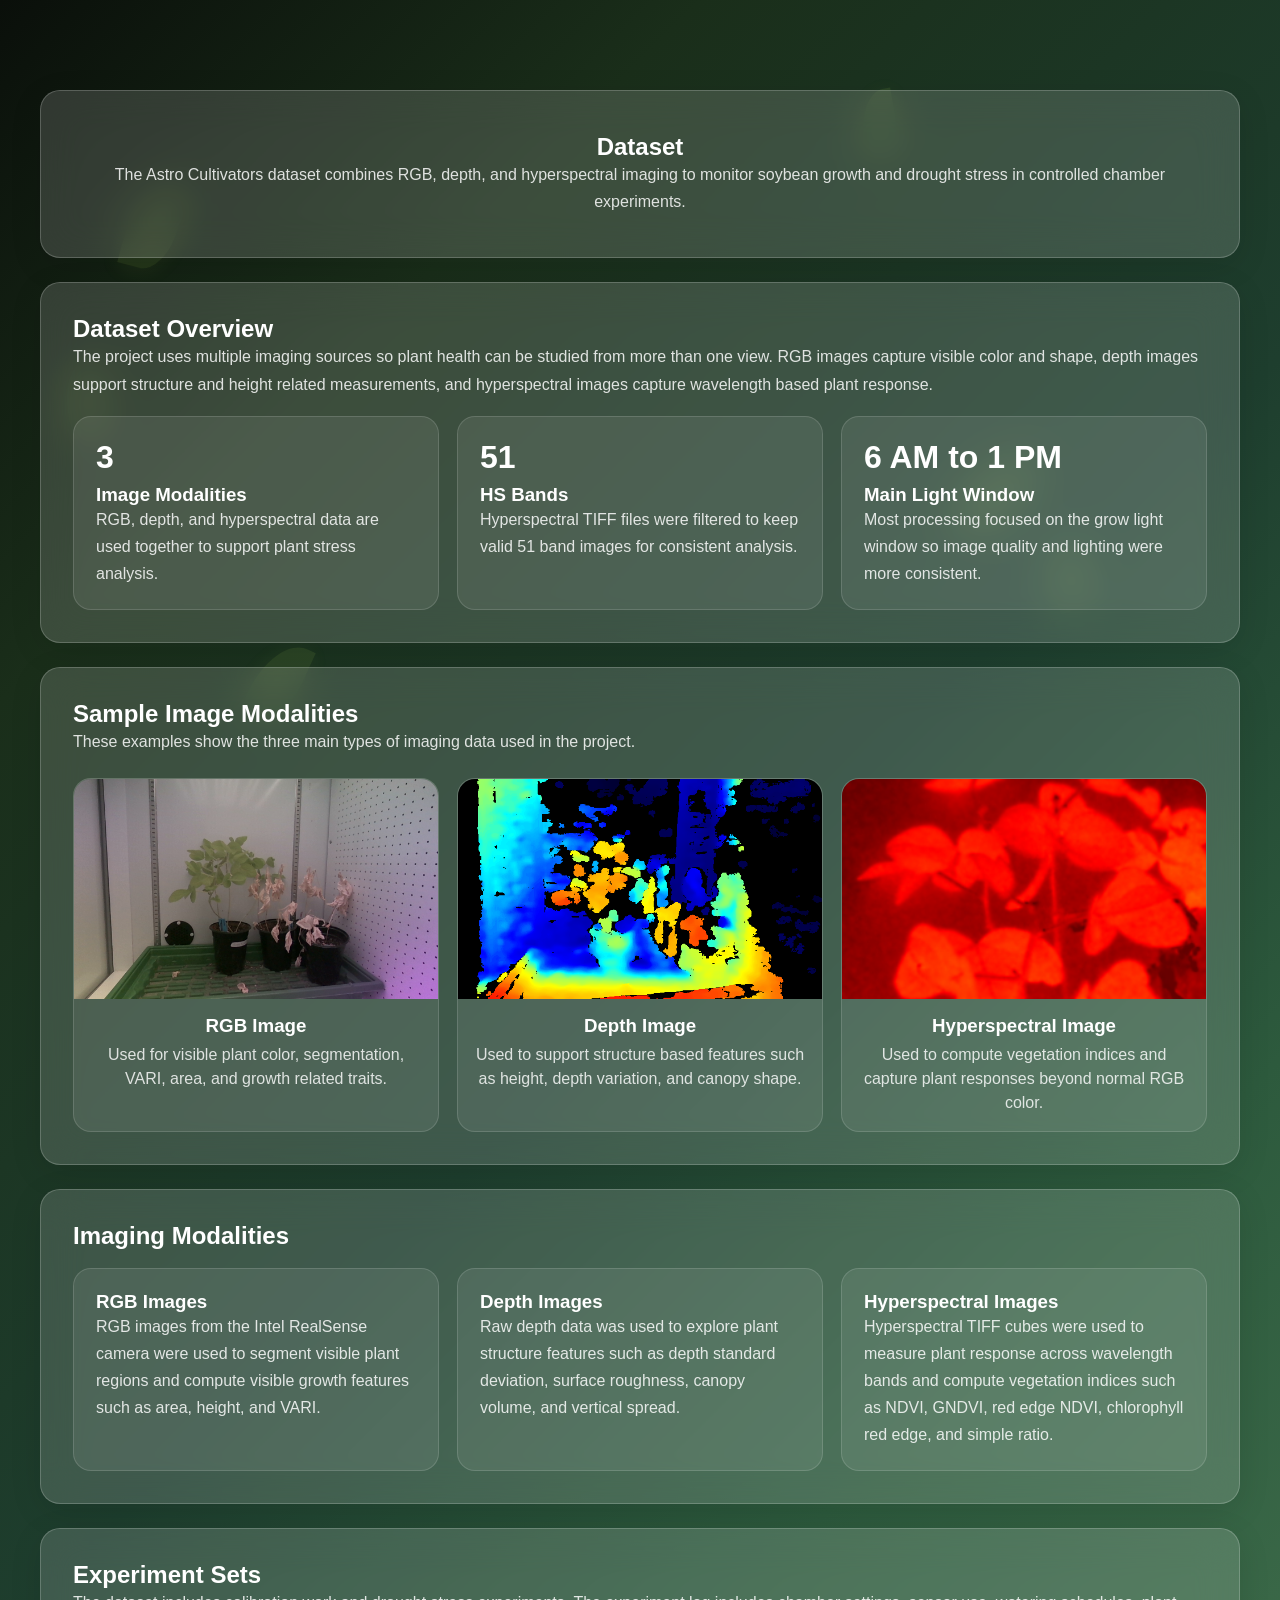
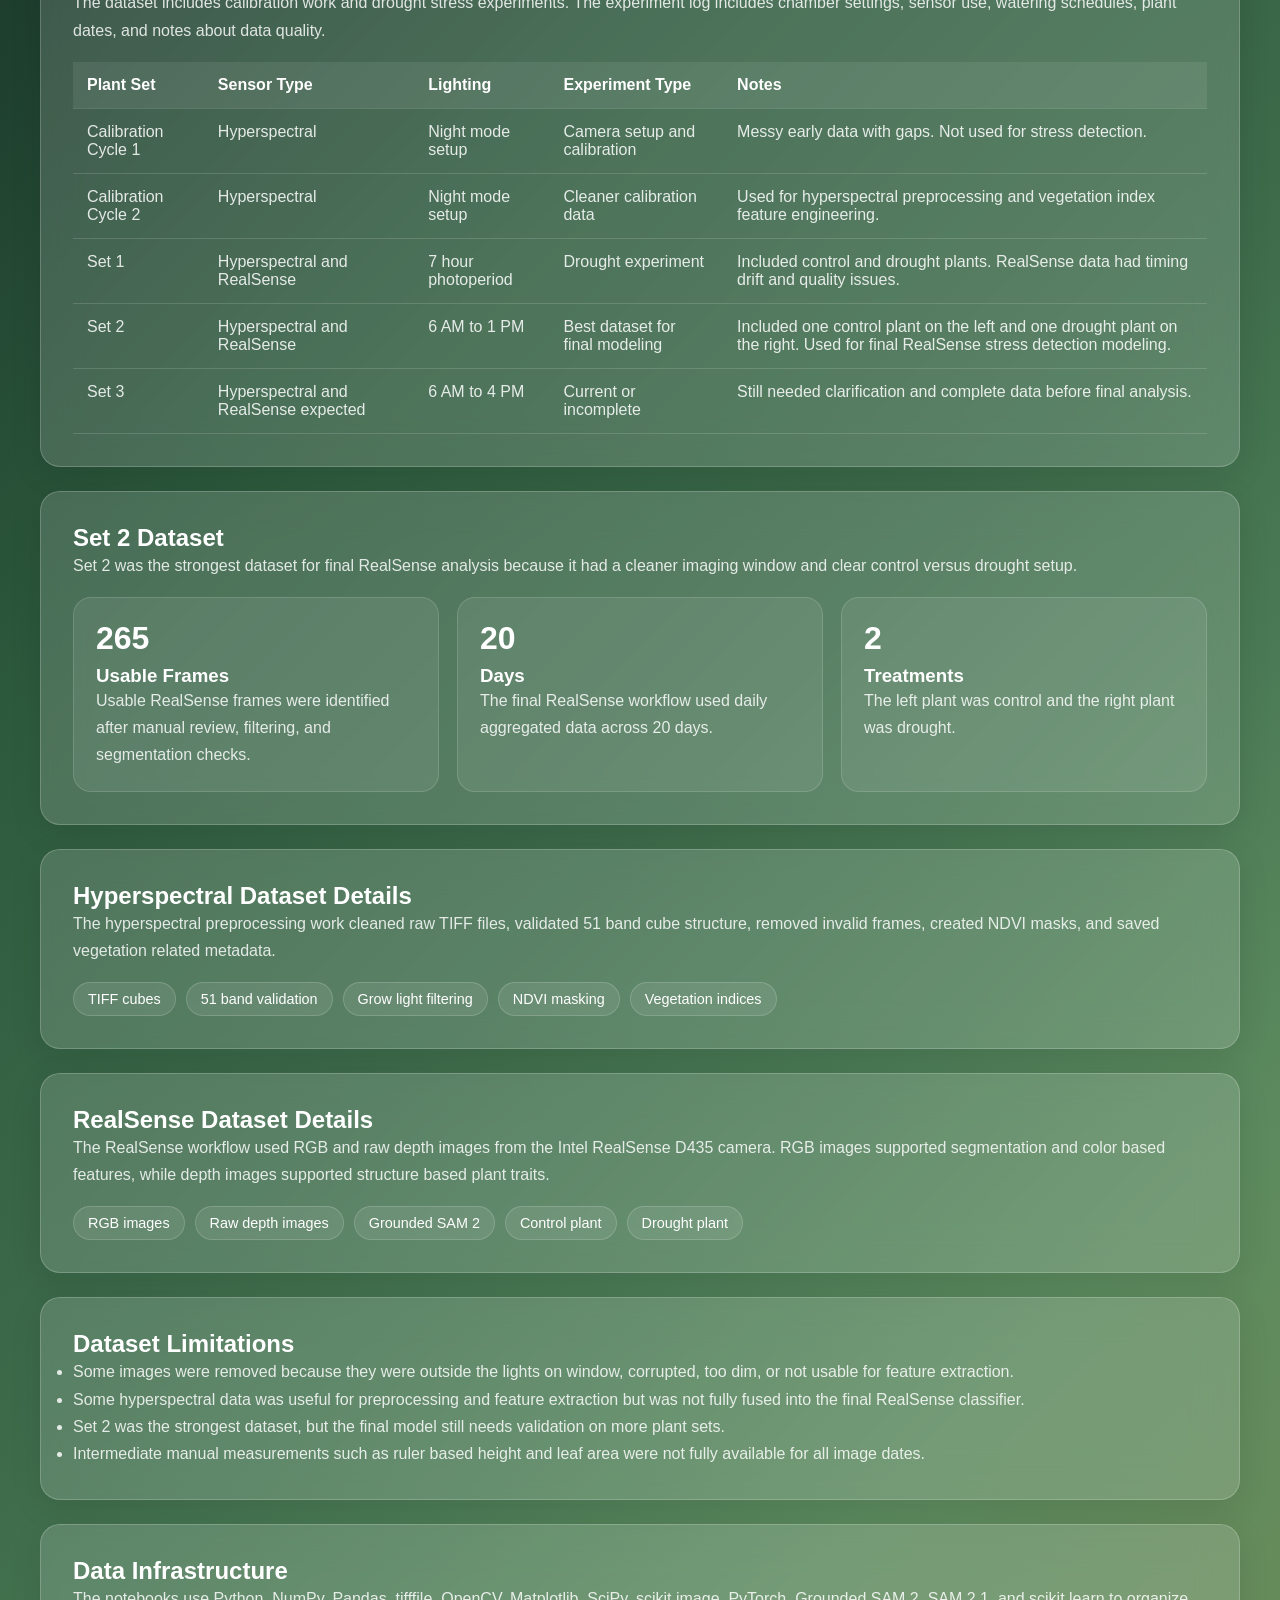
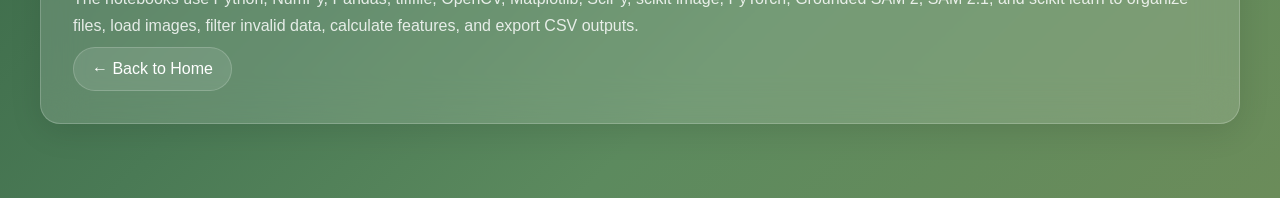
<file: dataset.html>
<!DOCTYPE html>
<html lang="en">
<head>
    <meta charset="UTF-8">
    <meta name="viewport" content="width=device-width, initial-scale=1.0">
    <title>Astro Cultivators | Dataset</title>
    <link rel="icon" type="image/png" href="images/icon3-modified.png">
    <link rel="stylesheet" href="templatemo-glossy-touch.css">

    <style>
.page-wrap {
    margin-top: 90px;
    padding-bottom: 50px;
}

.page-header {
    padding: 42px 36px;
    margin-bottom: 24px;
    text-align: center;
}

.page-header h1,
.content-card h2,
.metric-card h3,
.info-card h3 {
    color: white;
}

.page-header p,
.content-card p,
.content-card li,
.info-card p,
.info-card li,
.metric-card p {
    color: rgba(255,255,255,0.84);
    line-height: 1.7;
}

.content-card {
    padding: 32px;
    margin-bottom: 24px;
}

.grid {
    display: grid;
    grid-template-columns: repeat(auto-fit, minmax(260px, 1fr));
    gap: 18px;
    margin-top: 18px;
}

.info-card,
.metric-card {
    background: rgba(255,255,255,0.08);
    border: 1px solid rgba(255,255,255,0.14);
    border-radius: 18px;
    padding: 22px;
}

.metric-number {
    color: white;
    font-size: 2rem;
    font-weight: 700;
    margin-bottom: 8px;
}

.image-grid {
    display: grid;
    grid-template-columns: repeat(3, 1fr);
    gap: 18px;
    margin-top: 22px;
}

.image-card {
    background: rgba(255,255,255,0.08);
    border: 1px solid rgba(255,255,255,0.14);
    border-radius: 18px;
    overflow: hidden;
}

.image-card img {
    width: 100%;
    height: 220px;
    object-fit: cover;
    display: block;
}

.image-caption {
    padding: 16px;
    text-align: center;
}

.image-caption h3 {
    color: white;
    margin-bottom: 6px;
}

.image-caption p {
    color: rgba(255,255,255,0.82);
    margin: 0;
    line-height: 1.5;
}

.tag-row {
    display: flex;
    flex-wrap: wrap;
    gap: 10px;
    margin-top: 18px;
}

.tag {
    color: white;
    background: rgba(255,255,255,0.09);
    border: 1px solid rgba(255,255,255,0.16);
    border-radius: 999px;
    padding: 8px 14px;
    font-size: 0.9rem;
}

.table-wrap {
    overflow-x: auto;
    margin-top: 18px;
}

table {
    width: 100%;
    border-collapse: collapse;
    color: rgba(255,255,255,0.86);
    min-width: 760px;
}

th,
td {
    padding: 14px;
    border-bottom: 1px solid rgba(255,255,255,0.14);
    text-align: left;
    vertical-align: top;
}

th {
    color: white;
    background: rgba(255,255,255,0.08);
}

.back-link {
    display: inline-block;
    color: white;
    text-decoration: none;
    background: rgba(255,255,255,0.10);
    border: 1px solid rgba(255,255,255,0.18);
    padding: 12px 18px;
    border-radius: 999px;
    margin-top: 8px;
}

.back-link:hover {
    background: rgba(255,255,255,0.18);
}

@media (max-width: 900px) {
    .image-grid {
        grid-template-columns: 1fr;
    }

    .image-card img {
        height: auto;
    }
}
</style>
</head>

<body>
    <div class="bg-shapes">
        <div class="shape"></div>
        <div class="shape"></div>
        <div class="shape"></div>
        <div class="shape"></div>
        <div class="shape"></div>
        <div class="shape"></div>
    </div>

    <div class="container page-wrap">
        <section class="glass page-header">
            <h1>Dataset</h1>
            <p>The Astro Cultivators dataset combines RGB, depth, and hyperspectral imaging to monitor soybean growth and drought stress in controlled chamber experiments.</p>
        </section>

        <section class="glass content-card">
            <h2>Dataset Overview</h2>
            <p>The project uses multiple imaging sources so plant health can be studied from more than one view. RGB images capture visible color and shape, depth images support structure and height related measurements, and hyperspectral images capture wavelength based plant response.</p>

            <div class="grid">
                <div class="metric-card">
                    <div class="metric-number">3</div>
                    <h3>Image Modalities</h3>
                    <p>RGB, depth, and hyperspectral data are used together to support plant stress analysis.</p>
                </div>

                <div class="metric-card">
                    <div class="metric-number">51</div>
                    <h3>HS Bands</h3>
                    <p>Hyperspectral TIFF files were filtered to keep valid 51 band images for consistent analysis.</p>
                </div>

                <div class="metric-card">
                    <div class="metric-number">6 AM to 1 PM</div>
                    <h3>Main Light Window</h3>
                    <p>Most processing focused on the grow light window so image quality and lighting were more consistent.</p>
                </div>
            </div>
        </section>

        <section class="glass content-card">
            <h2>Sample Image Modalities</h2>
            <p>These examples show the three main types of imaging data used in the project.</p>

            <div class="image-grid">
                <div class="image-card">
                    <img src="images/rgbsample.png" alt="RGB sample image of soybean plants">
                    <div class="image-caption">
                        <h3>RGB Image</h3>
                        <p>Used for visible plant color, segmentation, VARI, area, and growth related traits.</p>
                    </div>
                </div>

                <div class="image-card">
                    <img src="images/depth_sample.png" alt="Depth sample image of soybean plants">
                    <div class="image-caption">
                        <h3>Depth Image</h3>
                        <p>Used to support structure based features such as height, depth variation, and canopy shape.</p>
                    </div>
                </div>

                <div class="image-card">
                    <img src="images/hyperspectral_sample.jpg" alt="Hyperspectral sample image of soybean plants">
                    <div class="image-caption">
                        <h3>Hyperspectral Image</h3>
                        <p>Used to compute vegetation indices and capture plant responses beyond normal RGB color.</p>
                    </div>
                </div>
            </div>
        </section>

        <section class="glass content-card">
            <h2>Imaging Modalities</h2>

            <div class="grid">
                <div class="info-card">
                    <h3>RGB Images</h3>
                    <p>RGB images from the Intel RealSense camera were used to segment visible plant regions and compute visible growth features such as area, height, and VARI.</p>
                </div>

                <div class="info-card">
                    <h3>Depth Images</h3>
                    <p>Raw depth data was used to explore plant structure features such as depth standard deviation, surface roughness, canopy volume, and vertical spread.</p>
                </div>

                <div class="info-card">
                    <h3>Hyperspectral Images</h3>
                    <p>Hyperspectral TIFF cubes were used to measure plant response across wavelength bands and compute vegetation indices such as NDVI, GNDVI, red edge NDVI, chlorophyll red edge, and simple ratio.</p>
                </div>
            </div>
        </section>

        <section class="glass content-card">
            <h2>Experiment Sets</h2>
            <p>The dataset includes calibration work and drought stress experiments. The experiment log includes chamber settings, sensor use, watering schedules, plant dates, and notes about data quality.</p>

            <div class="table-wrap">
                <table>
                    <thead>
                        <tr>
                            <th>Plant Set</th>
                            <th>Sensor Type</th>
                            <th>Lighting</th>
                            <th>Experiment Type</th>
                            <th>Notes</th>
                        </tr>
                    </thead>
                    <tbody>
                        <tr>
                            <td>Calibration Cycle 1</td>
                            <td>Hyperspectral</td>
                            <td>Night mode setup</td>
                            <td>Camera setup and calibration</td>
                            <td>Messy early data with gaps. Not used for stress detection.</td>
                        </tr>
                        <tr>
                            <td>Calibration Cycle 2</td>
                            <td>Hyperspectral</td>
                            <td>Night mode setup</td>
                            <td>Cleaner calibration data</td>
                            <td>Used for hyperspectral preprocessing and vegetation index feature engineering.</td>
                        </tr>
                        <tr>
                            <td>Set 1</td>
                            <td>Hyperspectral and RealSense</td>
                            <td>7 hour photoperiod</td>
                            <td>Drought experiment</td>
                            <td>Included control and drought plants. RealSense data had timing drift and quality issues.</td>
                        </tr>
                        <tr>
                            <td>Set 2</td>
                            <td>Hyperspectral and RealSense</td>
                            <td>6 AM to 1 PM</td>
                            <td>Best dataset for final modeling</td>
                            <td>Included one control plant on the left and one drought plant on the right. Used for final RealSense stress detection modeling.</td>
                        </tr>
                        <tr>
                            <td>Set 3</td>
                            <td>Hyperspectral and RealSense expected</td>
                            <td>6 AM to 4 PM</td>
                            <td>Current or incomplete</td>
                            <td>Still needed clarification and complete data before final analysis.</td>
                        </tr>
                    </tbody>
                </table>
            </div>
        </section>

        <section class="glass content-card">
            <h2>Set 2 Dataset</h2>
            <p>Set 2 was the strongest dataset for final RealSense analysis because it had a cleaner imaging window and clear control versus drought setup.</p>

            <div class="grid">
                <div class="metric-card">
                    <div class="metric-number">265</div>
                    <h3>Usable Frames</h3>
                    <p>Usable RealSense frames were identified after manual review, filtering, and segmentation checks.</p>
                </div>

                <div class="metric-card">
                    <div class="metric-number">20</div>
                    <h3>Days</h3>
                    <p>The final RealSense workflow used daily aggregated data across 20 days.</p>
                </div>

                <div class="metric-card">
                    <div class="metric-number">2</div>
                    <h3>Treatments</h3>
                    <p>The left plant was control and the right plant was drought.</p>
                </div>
            </div>
        </section>

        <section class="glass content-card">
            <h2>Hyperspectral Dataset Details</h2>
            <p>The hyperspectral preprocessing work cleaned raw TIFF files, validated 51 band cube structure, removed invalid frames, created NDVI masks, and saved vegetation related metadata.</p>

            <div class="tag-row">
                <span class="tag">TIFF cubes</span>
                <span class="tag">51 band validation</span>
                <span class="tag">Grow light filtering</span>
                <span class="tag">NDVI masking</span>
                <span class="tag">Vegetation indices</span>
            </div>
        </section>

        <section class="glass content-card">
            <h2>RealSense Dataset Details</h2>
            <p>The RealSense workflow used RGB and raw depth images from the Intel RealSense D435 camera. RGB images supported segmentation and color based features, while depth images supported structure based plant traits.</p>

            <div class="tag-row">
                <span class="tag">RGB images</span>
                <span class="tag">Raw depth images</span>
                <span class="tag">Grounded SAM 2</span>
                <span class="tag">Control plant</span>
                <span class="tag">Drought plant</span>
            </div>
        </section>

        <section class="glass content-card">
            <h2>Dataset Limitations</h2>
            <ul>
                <li>Some images were removed because they were outside the lights on window, corrupted, too dim, or not usable for feature extraction.</li>
                <li>Some hyperspectral data was useful for preprocessing and feature extraction but was not fully fused into the final RealSense classifier.</li>
                <li>Set 2 was the strongest dataset, but the final model still needs validation on more plant sets.</li>
                <li>Intermediate manual measurements such as ruler based height and leaf area were not fully available for all image dates.</li>
            </ul>
        </section>

        <section class="glass content-card">
            <h2>Data Infrastructure</h2>
            <p>The notebooks use Python, NumPy, Pandas, tifffile, OpenCV, Matplotlib, SciPy, scikit image, PyTorch, Grounded SAM 2, SAM 2.1, and scikit learn to organize files, load images, filter invalid data, calculate features, and export CSV outputs.</p>
            <a class="back-link" href="index.html">← Back to Home</a>
        </section>
    </div>
</body>
</html>
</file>
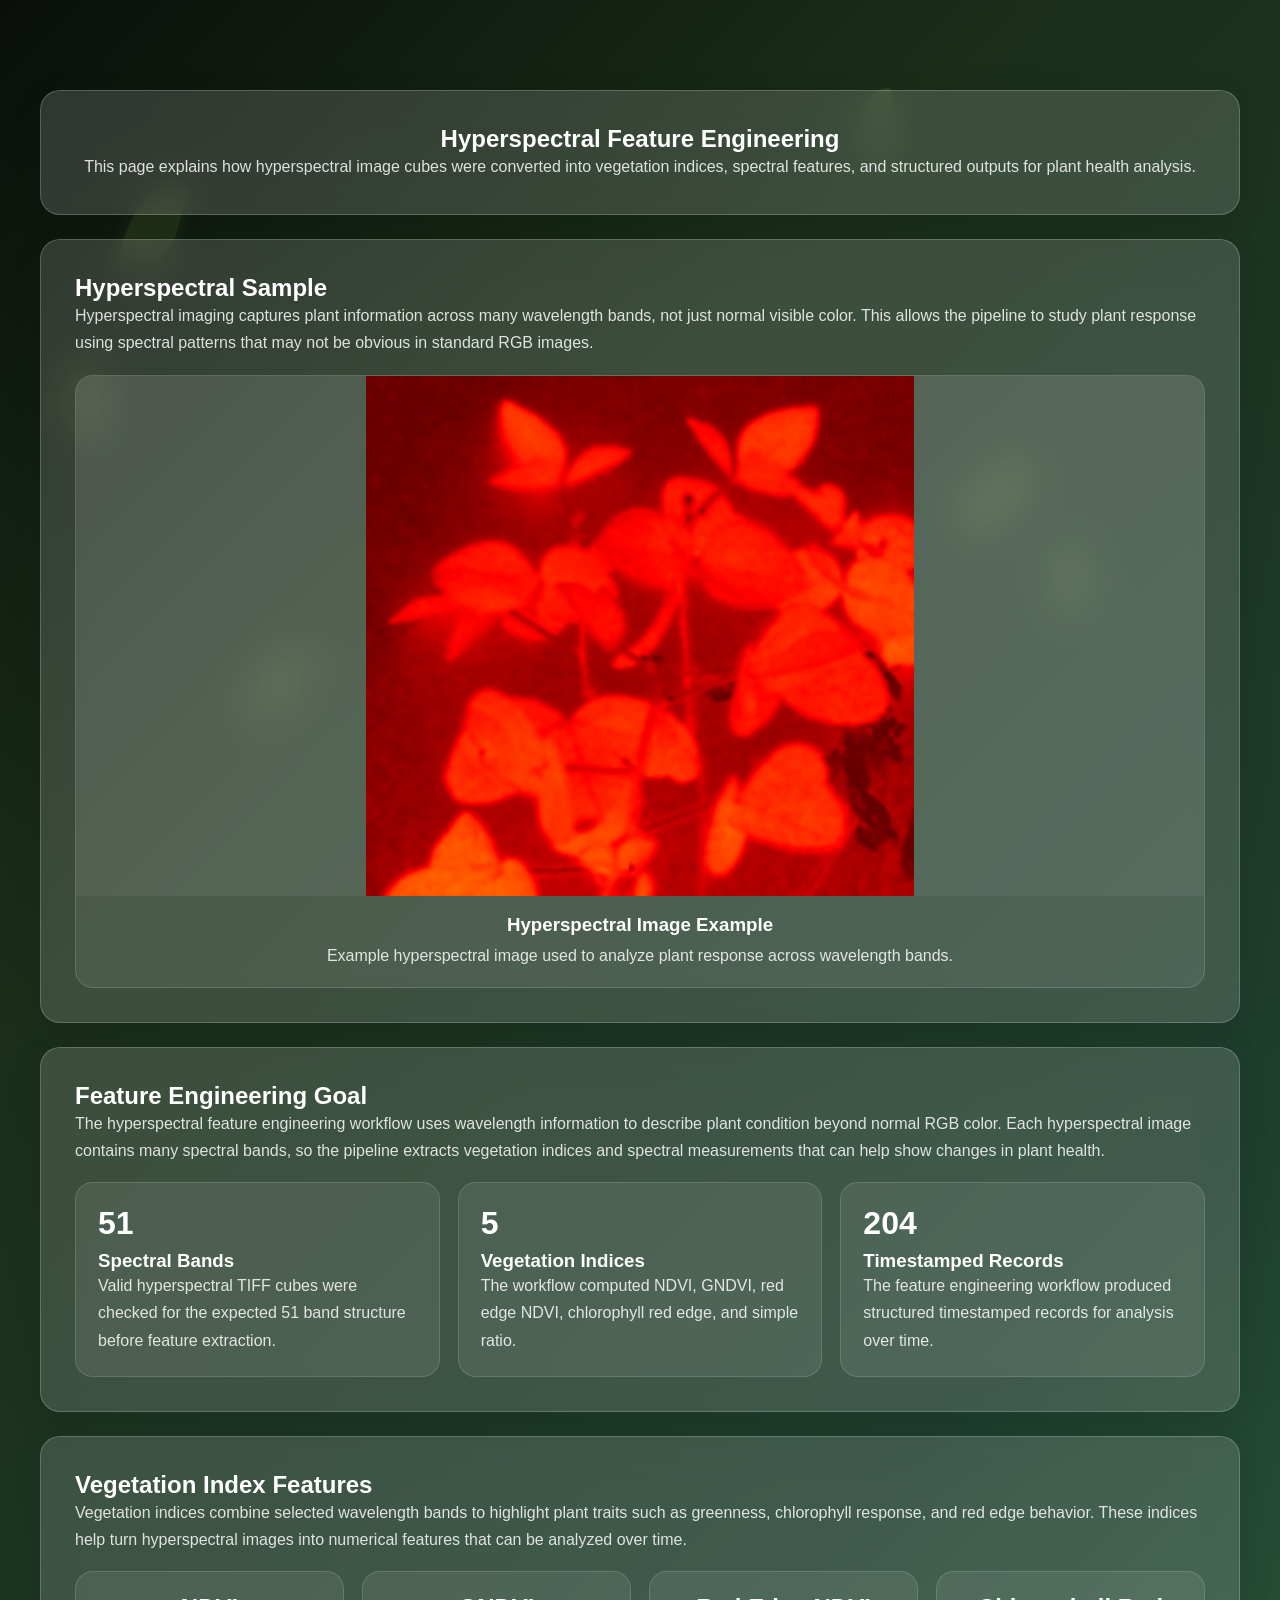
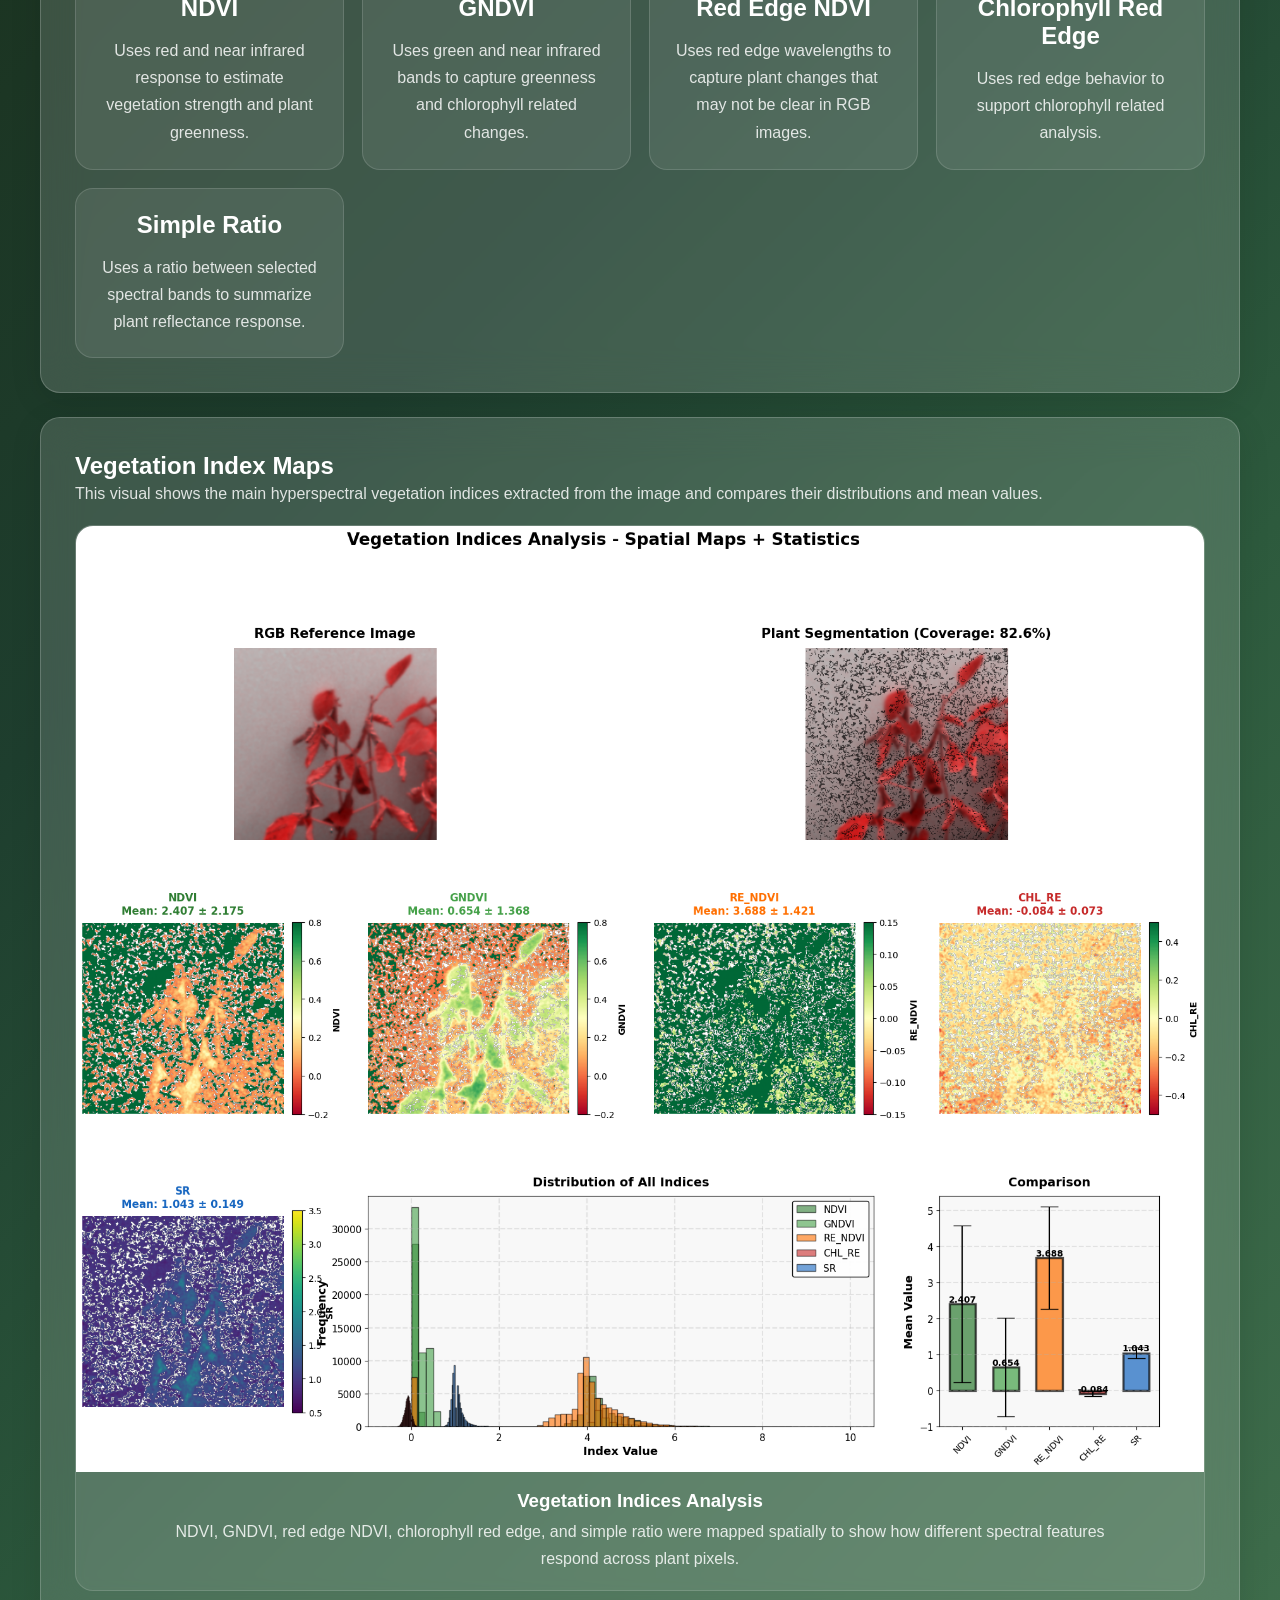
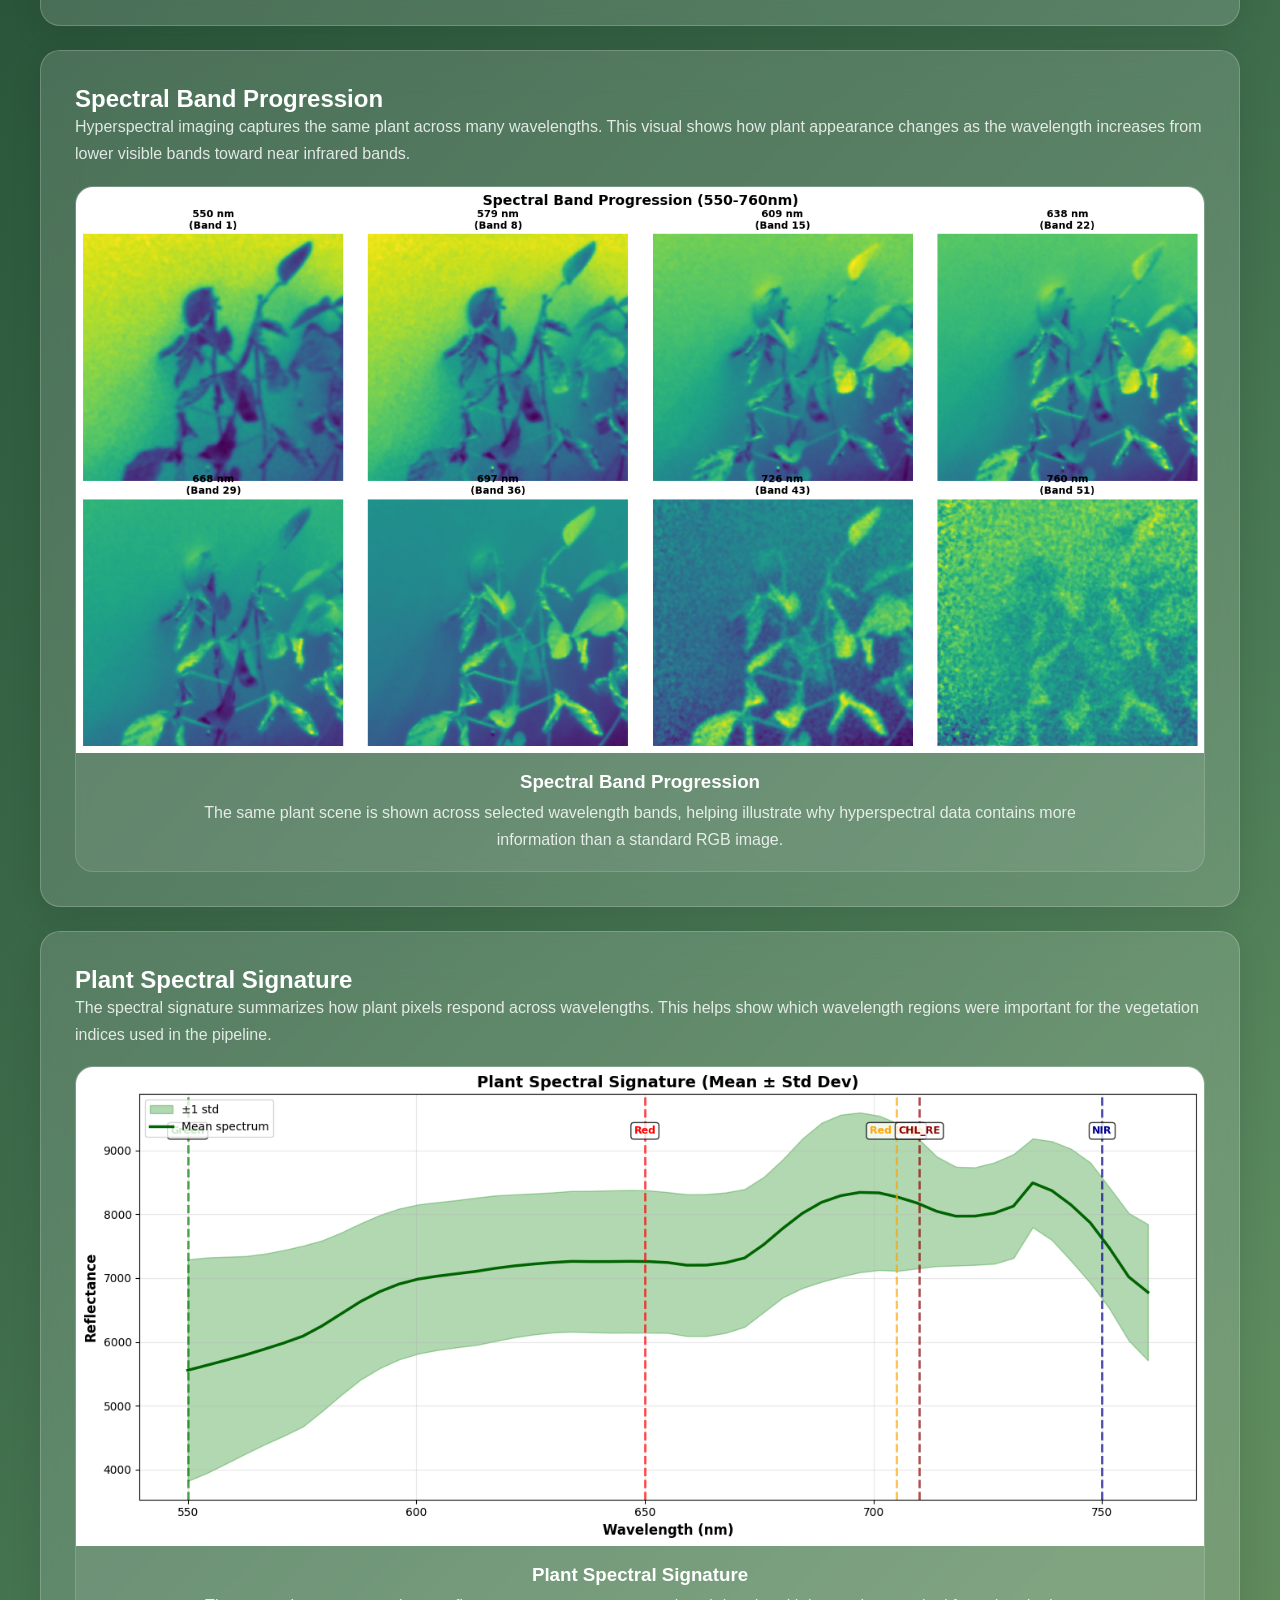
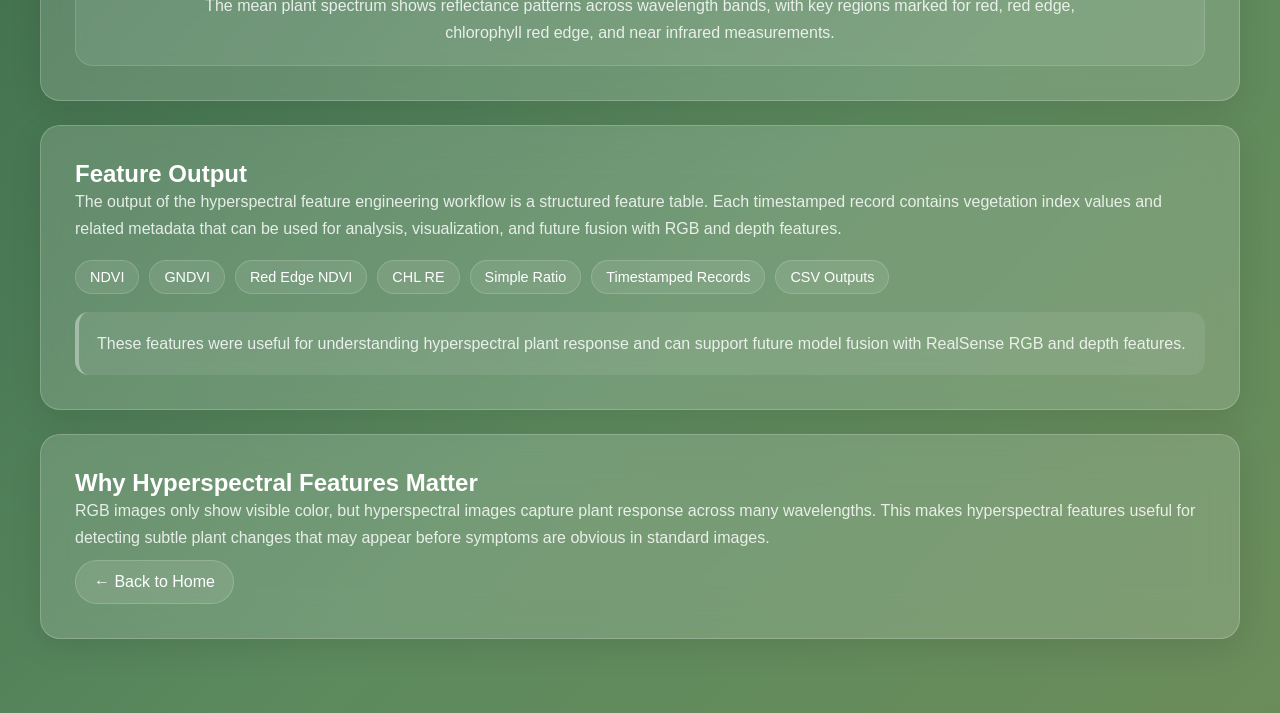
<file: feature engineering.html>
<!DOCTYPE html>
<html lang="en">
<head>
    <meta charset="UTF-8">
    <meta name="viewport" content="width=device-width, initial-scale=1.0">
    <title>Astro Cultivators | Hyperspectral Feature Engineering</title>
    <link rel="icon" type="image/png" href="./images/icon3-modified.png">
    <link rel="stylesheet" href="./templatemo-glossy-touch.css">

    <style>
.page-wrap {
    margin-top: 90px;
    padding-bottom: 50px;
}

.page-header,
.content-card {
    padding: 34px;
    margin-bottom: 24px;
}

.page-header {
    text-align: center;
}

.page-header h1,
.content-card h2,
.feature-card h3,
.image-caption h3,
.metric-card h3 {
    color: white;
}

.page-header p,
.content-card p,
.content-card li,
.feature-card p,
.image-caption p,
.metric-card p {
    color: rgba(255,255,255,0.84);
    line-height: 1.7;
}

.feature-grid,
.metric-grid {
    display: grid;
    grid-template-columns: repeat(auto-fit, minmax(260px, 1fr));
    gap: 18px;
    margin-top: 18px;
}

.feature-card,
.metric-card {
    background: rgba(255,255,255,0.08);
    border: 1px solid rgba(255,255,255,0.14);
    border-radius: 18px;
    padding: 22px;
}

.metric-number {
    color: white;
    font-size: 2rem;
    font-weight: 700;
    margin-bottom: 8px;
}

.image-card {
    background: rgba(255,255,255,0.08);
    border: 1px solid rgba(255,255,255,0.14);
    border-radius: 18px;
    overflow: hidden;
    margin-top: 18px;
}

.image-card img {
    width: 100%;
    display: block;
    background: rgba(255,255,255,0.05);
}

.sample-img {
    max-height: 520px;
    object-fit: contain;
}

.image-caption {
    padding: 18px 22px;
    text-align: center;
}

.image-caption h3 {
    margin-bottom: 6px;
}

.image-caption p {
    margin: 0 auto;
    max-width: 950px;
}

.tag-row {
    display: flex;
    flex-wrap: wrap;
    gap: 10px;
    margin-top: 18px;
}

.tag {
    color: white;
    background: rgba(255,255,255,0.09);
    border: 1px solid rgba(255,255,255,0.16);
    border-radius: 999px;
    padding: 8px 14px;
    font-size: 0.9rem;
}

.output-box {
    background: rgba(255,255,255,0.08);
    border-left: 4px solid rgba(255,255,255,0.35);
    border-radius: 14px;
    padding: 18px;
    margin-top: 18px;
}

.back-link {
    display: inline-block;
    color: white;
    text-decoration: none;
    background: rgba(255,255,255,0.10);
    border: 1px solid rgba(255,255,255,0.18);
    padding: 12px 18px;
    border-radius: 999px;
    margin-top: 8px;
}

.back-link:hover {
    background: rgba(255,255,255,0.18);
}
</style>
</head>

<body>
    <div class="bg-shapes">
        <div class="shape"></div>
        <div class="shape"></div>
        <div class="shape"></div>
        <div class="shape"></div>
        <div class="shape"></div>
        <div class="shape"></div>
    </div>

    <div class="container page-wrap">
        <section class="glass page-header">
            <h1>Hyperspectral Feature Engineering</h1>
            <p>This page explains how hyperspectral image cubes were converted into vegetation indices, spectral features, and structured outputs for plant health analysis.</p>
        </section>

        <section class="glass content-card">
            <h2>Hyperspectral Sample</h2>
            <p>Hyperspectral imaging captures plant information across many wavelength bands, not just normal visible color. This allows the pipeline to study plant response using spectral patterns that may not be obvious in standard RGB images.</p>

            <div class="image-card">
                <img
                    class="sample-img"
                    src="./images/hyperspectral_sample.jpg"
                    alt="Hyperspectral sample image"
                    data-fallbacks="./images/hyperspectral_sample.png,./images/hyperspectral_sample.jpeg,./images/hyperspectral_sample.JPG,./images/hyperspectral_sample.PNG"
                    onerror="loadImageFallback(this)"
                >
                <div class="image-caption">
                    <h3>Hyperspectral Image Example</h3>
                    <p>Example hyperspectral image used to analyze plant response across wavelength bands.</p>
                </div>
            </div>
        </section>

        <section class="glass content-card">
            <h2>Feature Engineering Goal</h2>
            <p>The hyperspectral feature engineering workflow uses wavelength information to describe plant condition beyond normal RGB color. Each hyperspectral image contains many spectral bands, so the pipeline extracts vegetation indices and spectral measurements that can help show changes in plant health.</p>

            <div class="metric-grid">
                <div class="metric-card">
                    <div class="metric-number">51</div>
                    <h3>Spectral Bands</h3>
                    <p>Valid hyperspectral TIFF cubes were checked for the expected 51 band structure before feature extraction.</p>
                </div>

                <div class="metric-card">
                    <div class="metric-number">5</div>
                    <h3>Vegetation Indices</h3>
                    <p>The workflow computed NDVI, GNDVI, red edge NDVI, chlorophyll red edge, and simple ratio.</p>
                </div>

                <div class="metric-card">
                    <div class="metric-number">204</div>
                    <h3>Timestamped Records</h3>
                    <p>The feature engineering workflow produced structured timestamped records for analysis over time.</p>
                </div>
            </div>
        </section>

        <section class="glass content-card">
            <h2>Vegetation Index Features</h2>
            <p>Vegetation indices combine selected wavelength bands to highlight plant traits such as greenness, chlorophyll response, and red edge behavior. These indices help turn hyperspectral images into numerical features that can be analyzed over time.</p>

            <div class="feature-grid">
                <div class="feature-card">
                    <h3>NDVI</h3>
                    <p>Uses red and near infrared response to estimate vegetation strength and plant greenness.</p>
                </div>

                <div class="feature-card">
                    <h3>GNDVI</h3>
                    <p>Uses green and near infrared bands to capture greenness and chlorophyll related changes.</p>
                </div>

                <div class="feature-card">
                    <h3>Red Edge NDVI</h3>
                    <p>Uses red edge wavelengths to capture plant changes that may not be clear in RGB images.</p>
                </div>

                <div class="feature-card">
                    <h3>Chlorophyll Red Edge</h3>
                    <p>Uses red edge behavior to support chlorophyll related analysis.</p>
                </div>

                <div class="feature-card">
                    <h3>Simple Ratio</h3>
                    <p>Uses a ratio between selected spectral bands to summarize plant reflectance response.</p>
                </div>
            </div>
        </section>

        <section class="glass content-card">
            <h2>Vegetation Index Maps</h2>
            <p>This visual shows the main hyperspectral vegetation indices extracted from the image and compares their distributions and mean values.</p>

            <div class="image-card">
                <img
                    src="./images/hs_vegetation_index_maps.png"
                    alt="Hyperspectral vegetation index maps"
                    data-fallbacks="./images/hs_vegetation_index_maps.jpg,./images/hs_vegetation_index_maps.jpeg,./images/hs_vegetation_index_maps.PNG,./images/hs_vegetation_index_maps.JPG"
                    onerror="loadImageFallback(this)"
                >
                <div class="image-caption">
                    <h3>Vegetation Indices Analysis</h3>
                    <p>NDVI, GNDVI, red edge NDVI, chlorophyll red edge, and simple ratio were mapped spatially to show how different spectral features respond across plant pixels.</p>
                </div>
            </div>
        </section>

        <section class="glass content-card">
            <h2>Spectral Band Progression</h2>
            <p>Hyperspectral imaging captures the same plant across many wavelengths. This visual shows how plant appearance changes as the wavelength increases from lower visible bands toward near infrared bands.</p>

            <div class="image-card">
                <img
                    src="./images/hs_spectral_band_progression.png"
                    alt="Hyperspectral spectral band progression"
                    data-fallbacks="./images/hs_spectral_band_progression.jpg,./images/hs_spectral_band_progression.jpeg,./images/hs_spectral_band_progression.PNG,./images/hs_spectral_band_progression.JPG"
                    onerror="loadImageFallback(this)"
                >
                <div class="image-caption">
                    <h3>Spectral Band Progression</h3>
                    <p>The same plant scene is shown across selected wavelength bands, helping illustrate why hyperspectral data contains more information than a standard RGB image.</p>
                </div>
            </div>
        </section>

        <section class="glass content-card">
            <h2>Plant Spectral Signature</h2>
            <p>The spectral signature summarizes how plant pixels respond across wavelengths. This helps show which wavelength regions were important for the vegetation indices used in the pipeline.</p>

            <div class="image-card">
                <img
                    src="./images/hs_spectral_signature.png"
                    alt="Plant spectral signature plot"
                    data-fallbacks="./images/hs_spectral_signature.jpg,./images/hs_spectral_signature.jpeg,./images/hs_spectral_signature.PNG,./images/hs_spectral_signature.JPG"
                    onerror="loadImageFallback(this)"
                >
                <div class="image-caption">
                    <h3>Plant Spectral Signature</h3>
                    <p>The mean plant spectrum shows reflectance patterns across wavelength bands, with key regions marked for red, red edge, chlorophyll red edge, and near infrared measurements.</p>
                </div>
            </div>
        </section>

        <section class="glass content-card">
            <h2>Feature Output</h2>
            <p>The output of the hyperspectral feature engineering workflow is a structured feature table. Each timestamped record contains vegetation index values and related metadata that can be used for analysis, visualization, and future fusion with RGB and depth features.</p>

            <div class="tag-row">
                <span class="tag">NDVI</span>
                <span class="tag">GNDVI</span>
                <span class="tag">Red Edge NDVI</span>
                <span class="tag">CHL RE</span>
                <span class="tag">Simple Ratio</span>
                <span class="tag">Timestamped Records</span>
                <span class="tag">CSV Outputs</span>
            </div>

            <div class="output-box">
                <p>These features were useful for understanding hyperspectral plant response and can support future model fusion with RealSense RGB and depth features.</p>
            </div>
        </section>

        <section class="glass content-card">
            <h2>Why Hyperspectral Features Matter</h2>
            <p>RGB images only show visible color, but hyperspectral images capture plant response across many wavelengths. This makes hyperspectral features useful for detecting subtle plant changes that may appear before symptoms are obvious in standard images.</p>

            <a class="back-link" href="index.html">← Back to Home</a>
        </section>
    </div>

    <script>
        function loadImageFallback(img) {
            const fallbackString = img.getAttribute("data-fallbacks");

            if (!fallbackString) {
                return;
            }

            const fallbacks = fallbackString.split(",").map(path => path.trim()).filter(Boolean);
            const currentIndex = Number(img.getAttribute("data-fallback-index") || "0");

            if (currentIndex < fallbacks.length) {
                img.setAttribute("data-fallback-index", String(currentIndex + 1));
                img.src = fallbacks[currentIndex];
            } else {
                img.onerror = null;
                img.style.display = "none";

                const warning = document.createElement("p");
                warning.textContent = "Image not found. Please check that the file is uploaded to the website images folder and that the file name matches the code exactly.";
                warning.style.color = "rgba(255,255,255,0.85)";
                warning.style.textAlign = "center";
                warning.style.padding = "24px";

                img.parentNode.insertBefore(warning, img.nextSibling);
            }
        }
    </script>
</body>
</html>
</file>
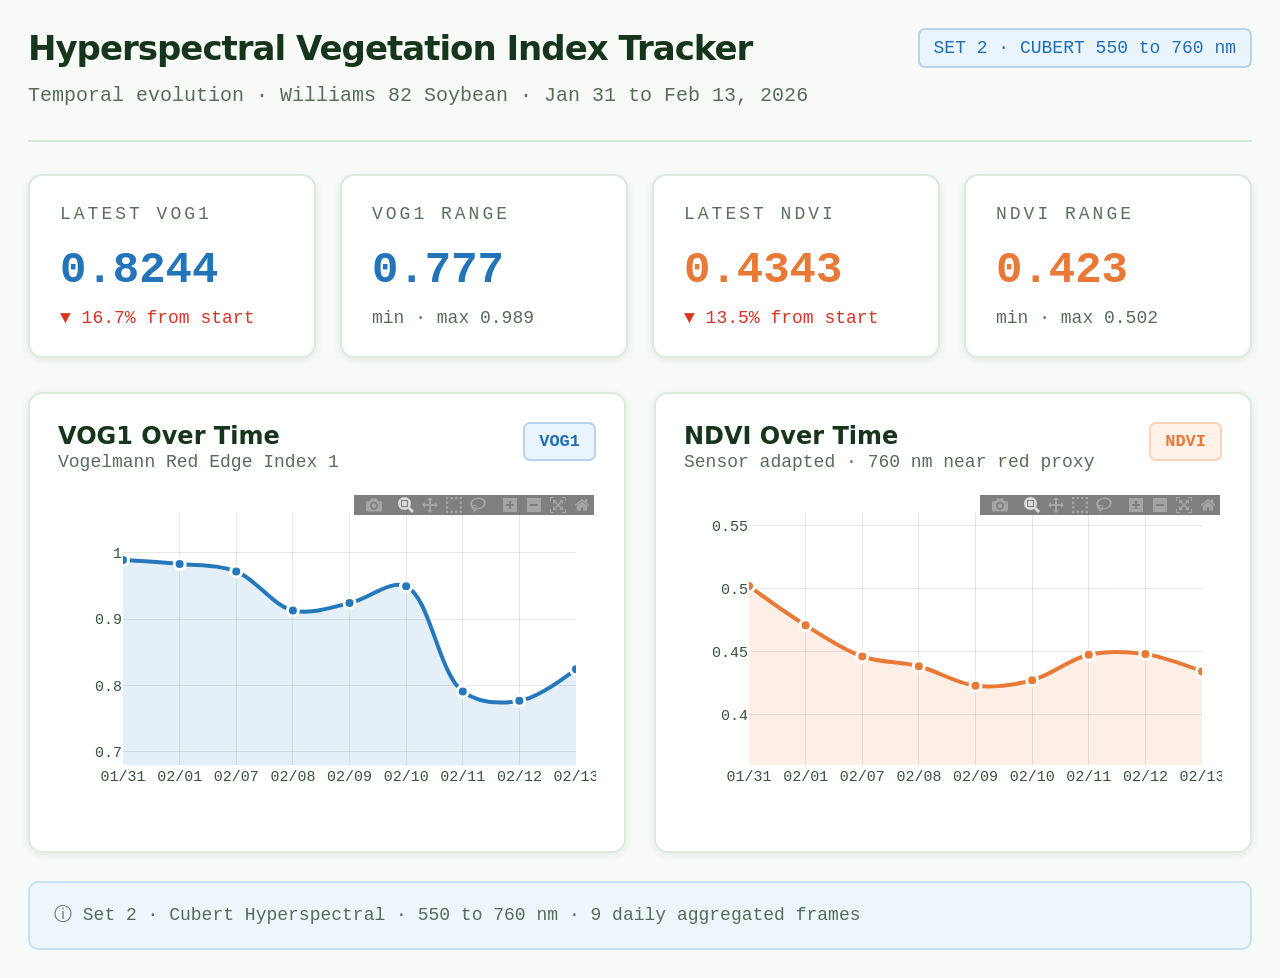
<file: lia_hs_dashboard.html>
<!DOCTYPE html>
<html lang="en">
<head>
    <meta charset="UTF-8">
    <meta name="viewport" content="width=device-width, initial-scale=1.0">
    <title>Hyperspectral Vegetation Index Tracker</title>
    <script src="https://cdn.plot.ly/plotly-2.27.0.min.js"></script>

    <style>
        * {
            box-sizing: border-box;
        }

        body {
            margin: 0;
            background: #f7faf7;
            color: #17351d;
            font-family: "Courier New", monospace;
            padding: 28px;
        }

        .header {
            display: flex;
            justify-content: space-between;
            align-items: flex-start;
            gap: 20px;
            margin-bottom: 32px;
            border-bottom: 2px solid #d7e6d8;
            padding-bottom: 28px;
        }

        .header h1 {
            font-family: system-ui, sans-serif;
            font-size: 34px;
            margin: 0 0 12px 0;
            color: #17351d;
            letter-spacing: -1px;
        }

        .subtitle {
            font-size: 20px;
            color: #586c59;
            line-height: 1.6;
        }

        .badge {
            background: #eaf4ff;
            color: #1f6fb4;
            border: 2px solid #bad2ec;
            border-radius: 7px;
            padding: 8px 14px;
            font-size: 18px;
            white-space: nowrap;
        }

        .metric-grid {
            display: grid;
            grid-template-columns: repeat(4, 1fr);
            gap: 24px;
            margin-bottom: 34px;
        }

        .metric-card {
            background: white;
            border: 2px solid #dcebdd;
            border-radius: 14px;
            padding: 28px 30px;
            box-shadow: 0 2px 8px rgba(25, 60, 30, 0.08);
        }

        .metric-label {
            font-size: 18px;
            color: #5d705f;
            letter-spacing: 3px;
            margin-bottom: 24px;
            text-transform: uppercase;
        }

        .metric-value {
            font-size: 44px;
            font-weight: 800;
            line-height: 1;
        }

        .blue {
            color: #2474b9;
        }

        .orange {
            color: #e97937;
        }

        .change {
            margin-top: 16px;
            font-size: 18px;
            color: #d93424;
        }

        .detail {
            margin-top: 16px;
            font-size: 18px;
            color: #586c59;
        }

        .chart-grid {
            display: grid;
            grid-template-columns: 1fr 1fr;
            gap: 28px;
            margin-bottom: 28px;
        }

        .chart-card {
            background: white;
            border: 2px solid #dcebdd;
            border-radius: 14px;
            padding: 28px;
            box-shadow: 0 2px 8px rgba(25, 60, 30, 0.08);
        }

        .chart-title-row {
            display: flex;
            justify-content: space-between;
            align-items: flex-start;
            gap: 16px;
            margin-bottom: 8px;
        }

        .chart-title {
            font-family: system-ui, sans-serif;
            font-size: 24px;
            font-weight: 800;
            color: #17351d;
            margin: 0;
        }

        .chart-subtitle {
            color: #586c59;
            font-size: 18px;
            margin-bottom: 10px;
            line-height: 1.4;
        }

        .chart-tag {
            border-radius: 7px;
            padding: 8px 14px;
            font-size: 17px;
            font-weight: 800;
            white-space: nowrap;
        }

        .chart-tag.blue-tag {
            background: #eaf4ff;
            color: #1f6fb4;
            border: 2px solid #bad2ec;
        }

        .chart-tag.orange-tag {
            background: #fff2e8;
            color: #e97937;
            border: 2px solid #ffd2b8;
        }

        .chart-box {
            height: 330px;
        }

        .footer-note {
            margin-top: 24px;
            background: #edf6fb;
            border: 2px solid #c9dff3;
            color: #586c59;
            border-radius: 10px;
            padding: 18px 24px;
            font-size: 18px;
            line-height: 1.6;
        }

        @media (max-width: 1000px) {
            .metric-grid {
                grid-template-columns: 1fr 1fr;
            }

            .chart-grid {
                grid-template-columns: 1fr;
            }

            .header {
                flex-direction: column;
            }
        }

        @media (max-width: 650px) {
            body {
                padding: 18px;
            }

            .metric-grid {
                grid-template-columns: 1fr;
            }

            .header h1 {
                font-size: 28px;
            }

            .metric-value {
                font-size: 36px;
            }
        }
    </style>
</head>

<body>
    <header class="header">
        <div>
            <h1>Hyperspectral Vegetation Index Tracker</h1>
            <div class="subtitle">Temporal evolution · Williams 82 Soybean · Jan 31 to Feb 13, 2026</div>
        </div>

        <div class="badge">SET 2 · CUBERT 550 to 760 nm</div>
    </header>

    <section class="metric-grid">
        <div class="metric-card">
            <div class="metric-label">Latest VOG1</div>
            <div class="metric-value blue">0.8244</div>
            <div class="change">▼ 16.7% from start</div>
        </div>

        <div class="metric-card">
            <div class="metric-label">VOG1 Range</div>
            <div class="metric-value blue">0.777</div>
            <div class="detail">min · max 0.989</div>
        </div>

        <div class="metric-card">
            <div class="metric-label">Latest NDVI</div>
            <div class="metric-value orange">0.4343</div>
            <div class="change">▼ 13.5% from start</div>
        </div>

        <div class="metric-card">
            <div class="metric-label">NDVI Range</div>
            <div class="metric-value orange">0.423</div>
            <div class="detail">min · max 0.502</div>
        </div>
    </section>

    <section class="chart-grid">
        <div class="chart-card">
            <div class="chart-title-row">
                <div>
                    <h2 class="chart-title">VOG1 Over Time</h2>
                    <div class="chart-subtitle">Vogelmann Red Edge Index 1</div>
                </div>

                <div class="chart-tag blue-tag">VOG1</div>
            </div>

            <div id="vog1Chart" class="chart-box"></div>
        </div>

        <div class="chart-card">
            <div class="chart-title-row">
                <div>
                    <h2 class="chart-title">NDVI Over Time</h2>
                    <div class="chart-subtitle">Sensor adapted · 760 nm near red proxy</div>
                </div>

                <div class="chart-tag orange-tag">NDVI</div>
            </div>

            <div id="ndviChart" class="chart-box"></div>
        </div>
    </section>

    <div class="footer-note">
        ⓘ Set 2 · Cubert Hyperspectral · 550 to 760 nm · 9 daily aggregated frames
    </div>

    <script>
        const labels = ["01/31", "02/01", "02/07", "02/08", "02/09", "02/10", "02/11", "02/12", "02/13"];

        const fullDates = [
            "2026-01-31",
            "2026-02-01",
            "2026-02-07",
            "2026-02-08",
            "2026-02-09",
            "2026-02-10",
            "2026-02-11",
            "2026-02-12",
            "2026-02-13"
        ];

        const vog1 = [0.9892, 0.9832, 0.9719, 0.9129, 0.9241, 0.9495, 0.7908, 0.7767, 0.8244];
        const ndvi = [0.5020, 0.4709, 0.4461, 0.4384, 0.4229, 0.4273, 0.4475, 0.4480, 0.4343];

        function makeChart(elementId, values, lineColor, fillColor, yMin, yMax, label) {
            const trace = {
                x: labels,
                y: values,
                customdata: fullDates,
                type: "scatter",
                mode: "lines+markers",
                name: label,
                line: {
                    color: lineColor,
                    width: 4,
                    shape: "spline"
                },
                marker: {
                    color: lineColor,
                    size: 11,
                    line: {
                        color: "white",
                        width: 3
                    }
                },
                fill: "tozeroy",
                fillcolor: fillColor,
                hovertemplate: "Date: %{customdata}<br>" + label + ": %{y:.4f}<extra></extra>"
            };

            const layout = {
                paper_bgcolor: "rgba(0,0,0,0)",
                plot_bgcolor: "rgba(0,0,0,0)",
                margin: {
                    l: 65,
                    r: 20,
                    t: 20,
                    b: 58
                },
                xaxis: {
                    tickfont: {
                        color: "#37533b",
                        size: 15,
                        family: "Courier New"
                    },
                    gridcolor: "rgba(80, 120, 85, 0.16)",
                    zeroline: false
                },
                yaxis: {
                    range: [yMin, yMax],
                    tickfont: {
                        color: "#37533b",
                        size: 15,
                        family: "Courier New"
                    },
                    gridcolor: "rgba(80, 120, 85, 0.16)",
                    zeroline: false
                },
                showlegend: false,
                hovermode: "x unified"
            };

            const config = {
                responsive: true,
                displaylogo: false,
                displayModeBar: true
            };

            Plotly.newPlot(elementId, [trace], layout, config);
        }

        makeChart(
            "vog1Chart",
            vog1,
            "#2578bc",
            "rgba(37, 120, 188, 0.12)",
            0.68,
            1.06,
            "VOG1"
        );

        makeChart(
            "ndviChart",
            ndvi,
            "#e97937",
            "rgba(233, 121, 55, 0.12)",
            0.36,
            0.56,
            "NDVI"
        );
    </script>
</body>
</html>
</file>
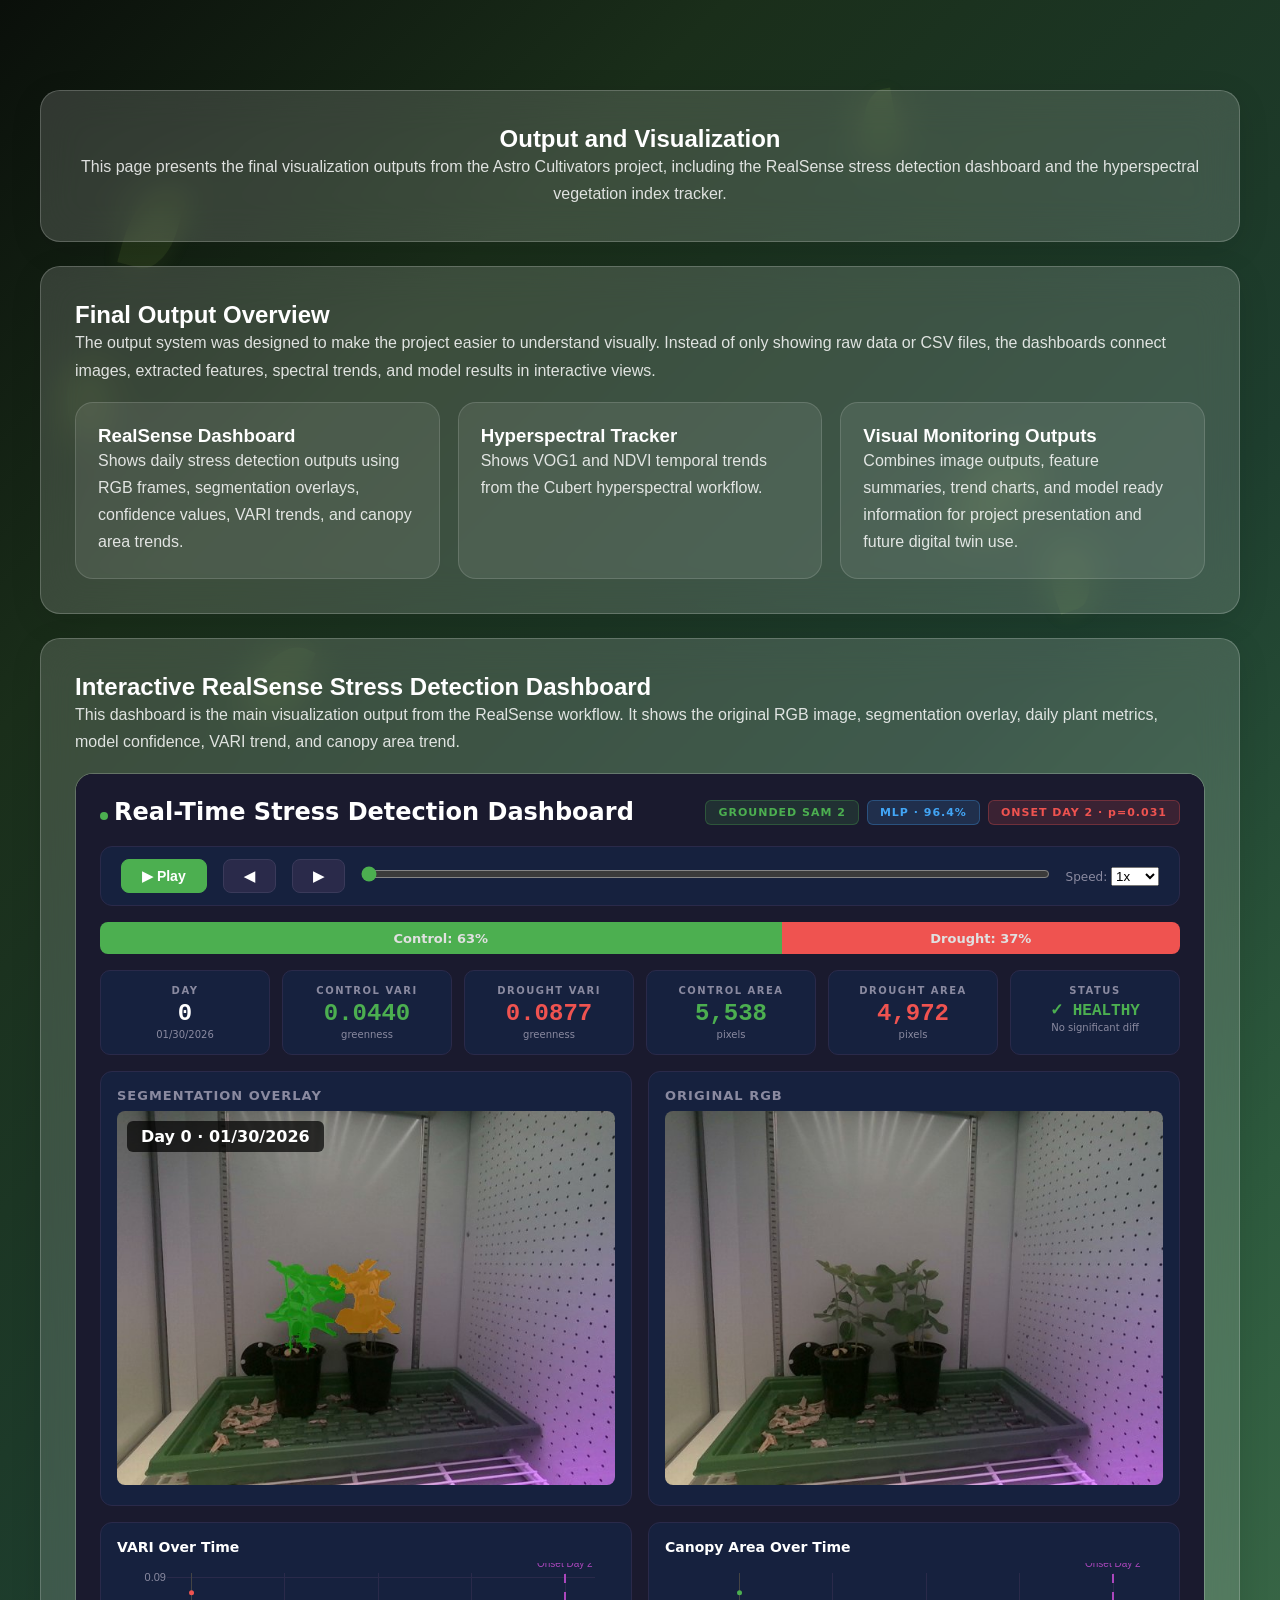
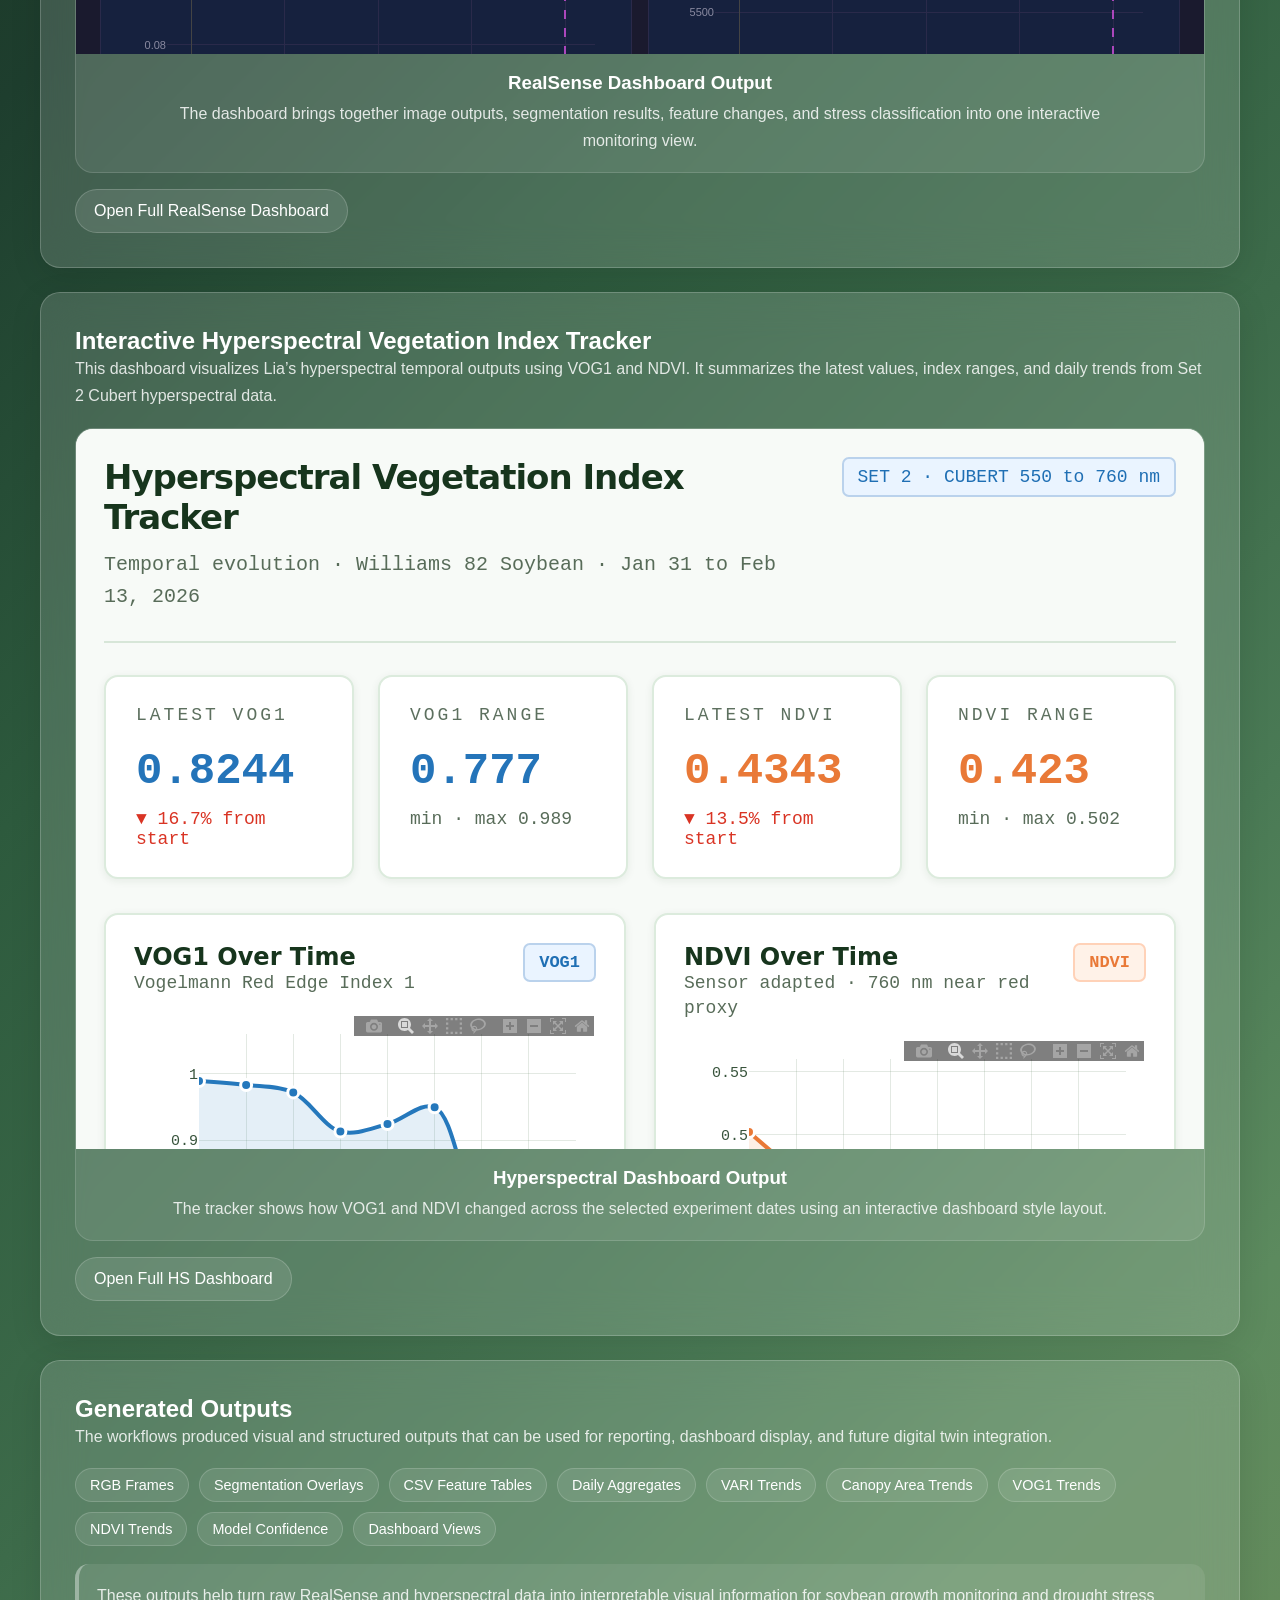
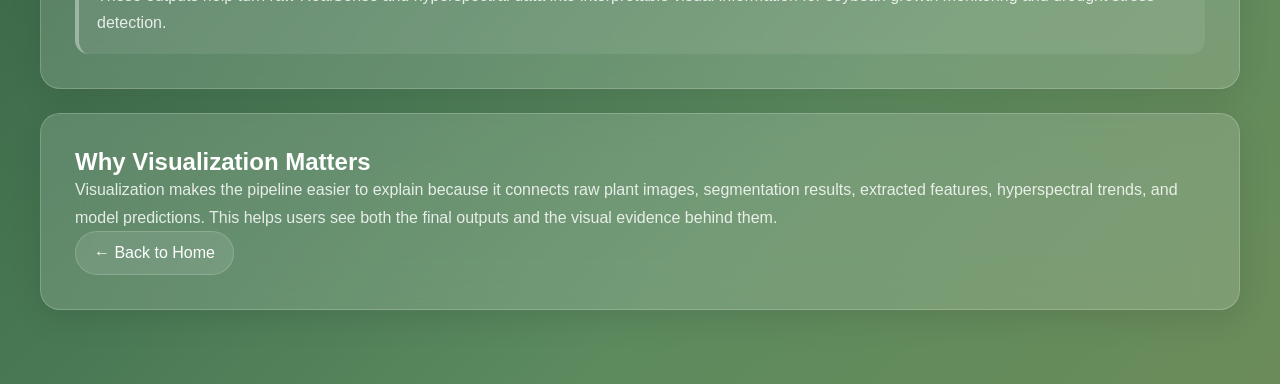
<file: output visualization.html>
<!DOCTYPE html>
<html lang="en">
<head>
    <meta charset="UTF-8">
    <meta name="viewport" content="width=device-width, initial-scale=1.0">
    <title>Astro Cultivators | Output and Visualization</title>
    <link rel="icon" type="image/png" href="./images/icon3-modified.png">
    <link rel="stylesheet" href="./templatemo-glossy-touch.css">

    <style>
.page-wrap {
    margin-top: 90px;
    padding-bottom: 50px;
}

.page-header,
.content-card {
    padding: 34px;
    margin-bottom: 24px;
}

.page-header {
    text-align: center;
}

.page-header h1,
.content-card h2,
.output-card h3,
.frame-caption h3 {
    color: white;
}

.page-header p,
.content-card p,
.content-card li,
.output-card p,
.frame-caption p {
    color: rgba(255,255,255,0.84);
    line-height: 1.7;
}

.output-grid {
    display: grid;
    grid-template-columns: repeat(auto-fit, minmax(260px, 1fr));
    gap: 18px;
    margin-top: 18px;
}

.output-card {
    background: rgba(255,255,255,0.08);
    border: 1px solid rgba(255,255,255,0.14);
    border-radius: 18px;
    padding: 22px;
}

.frame-card {
    background: rgba(255,255,255,0.08);
    border: 1px solid rgba(255,255,255,0.14);
    border-radius: 18px;
    overflow: hidden;
    margin-top: 18px;
}

.frame-card iframe {
    width: 100%;
    height: 880px;
    border: 0;
    display: block;
    background: #0f0f1a;
}

.frame-card.hs-dashboard iframe {
    height: 720px;
    background: #f7faf7;
}

.frame-caption {
    padding: 18px 22px;
    text-align: center;
}

.frame-caption h3 {
    margin-bottom: 6px;
}

.frame-caption p {
    margin: 0 auto;
    max-width: 950px;
}

.button-row {
    display: flex;
    flex-wrap: wrap;
    gap: 12px;
    margin-top: 16px;
}

.page-button,
.back-link {
    display: inline-block;
    color: white;
    text-decoration: none;
    background: rgba(255,255,255,0.10);
    border: 1px solid rgba(255,255,255,0.18);
    padding: 12px 18px;
    border-radius: 999px;
}

.page-button:hover,
.back-link:hover {
    background: rgba(255,255,255,0.18);
}

.tag-row {
    display: flex;
    flex-wrap: wrap;
    gap: 10px;
    margin-top: 18px;
}

.tag {
    color: white;
    background: rgba(255,255,255,0.09);
    border: 1px solid rgba(255,255,255,0.16);
    border-radius: 999px;
    padding: 8px 14px;
    font-size: 0.9rem;
}

.output-box {
    background: rgba(255,255,255,0.08);
    border-left: 4px solid rgba(255,255,255,0.35);
    border-radius: 14px;
    padding: 18px;
    margin-top: 18px;
}

@media (max-width: 900px) {
    .frame-card iframe {
        height: 650px;
    }

    .frame-card.hs-dashboard iframe {
        height: 760px;
    }
}
</style>
</head>

<body>
    <div class="bg-shapes">
        <div class="shape"></div>
        <div class="shape"></div>
        <div class="shape"></div>
        <div class="shape"></div>
        <div class="shape"></div>
        <div class="shape"></div>
    </div>

    <div class="container page-wrap">
        <section class="glass page-header">
            <h1>Output and Visualization</h1>
            <p>This page presents the final visualization outputs from the Astro Cultivators project, including the RealSense stress detection dashboard and the hyperspectral vegetation index tracker.</p>
        </section>

        <section class="glass content-card">
            <h2>Final Output Overview</h2>
            <p>The output system was designed to make the project easier to understand visually. Instead of only showing raw data or CSV files, the dashboards connect images, extracted features, spectral trends, and model results in interactive views.</p>

            <div class="output-grid">
                <div class="output-card">
                    <h3>RealSense Dashboard</h3>
                    <p>Shows daily stress detection outputs using RGB frames, segmentation overlays, confidence values, VARI trends, and canopy area trends.</p>
                </div>

                <div class="output-card">
                    <h3>Hyperspectral Tracker</h3>
                    <p>Shows VOG1 and NDVI temporal trends from the Cubert hyperspectral workflow.</p>
                </div>

                <div class="output-card">
                    <h3>Visual Monitoring Outputs</h3>
                    <p>Combines image outputs, feature summaries, trend charts, and model ready information for project presentation and future digital twin use.</p>
                </div>
            </div>
        </section>

        <section class="glass content-card">
            <h2>Interactive RealSense Stress Detection Dashboard</h2>
            <p>This dashboard is the main visualization output from the RealSense workflow. It shows the original RGB image, segmentation overlay, daily plant metrics, model confidence, VARI trend, and canopy area trend.</p>

            <div class="frame-card">
                <iframe
                    src="./realtime_dashboard.html"
                    title="RealSense stress detection dashboard"
                    loading="lazy">
                </iframe>

                <div class="frame-caption">
                    <h3>RealSense Dashboard Output</h3>
                    <p>The dashboard brings together image outputs, segmentation results, feature changes, and stress classification into one interactive monitoring view.</p>
                </div>
            </div>

            <div class="button-row">
                <a class="page-button" href="./realtime_dashboard.html" target="_blank">Open Full RealSense Dashboard</a>
            </div>
        </section>

        <section class="glass content-card">
            <h2>Interactive Hyperspectral Vegetation Index Tracker</h2>
            <p>This dashboard visualizes Lia’s hyperspectral temporal outputs using VOG1 and NDVI. It summarizes the latest values, index ranges, and daily trends from Set 2 Cubert hyperspectral data.</p>

            <div class="frame-card hs-dashboard">
                <iframe
                    src="./lia_hs_dashboard.html"
                    title="Hyperspectral vegetation index tracker"
                    loading="lazy">
                </iframe>

                <div class="frame-caption">
                    <h3>Hyperspectral Dashboard Output</h3>
                    <p>The tracker shows how VOG1 and NDVI changed across the selected experiment dates using an interactive dashboard style layout.</p>
                </div>
            </div>

            <div class="button-row">
                <a class="page-button" href="./lia_hs_dashboard.html" target="_blank">Open Full HS Dashboard</a>
            </div>
        </section>

        <section class="glass content-card">
            <h2>Generated Outputs</h2>
            <p>The workflows produced visual and structured outputs that can be used for reporting, dashboard display, and future digital twin integration.</p>

            <div class="tag-row">
                <span class="tag">RGB Frames</span>
                <span class="tag">Segmentation Overlays</span>
                <span class="tag">CSV Feature Tables</span>
                <span class="tag">Daily Aggregates</span>
                <span class="tag">VARI Trends</span>
                <span class="tag">Canopy Area Trends</span>
                <span class="tag">VOG1 Trends</span>
                <span class="tag">NDVI Trends</span>
                <span class="tag">Model Confidence</span>
                <span class="tag">Dashboard Views</span>
            </div>

            <div class="output-box">
                <p>These outputs help turn raw RealSense and hyperspectral data into interpretable visual information for soybean growth monitoring and drought stress detection.</p>
            </div>
        </section>

        <section class="glass content-card">
            <h2>Why Visualization Matters</h2>
            <p>Visualization makes the pipeline easier to explain because it connects raw plant images, segmentation results, extracted features, hyperspectral trends, and model predictions. This helps users see both the final outputs and the visual evidence behind them.</p>

            <a class="back-link" href="index.html">← Back to Home</a>
        </section>
    </div>
</body>
</html>
</file>
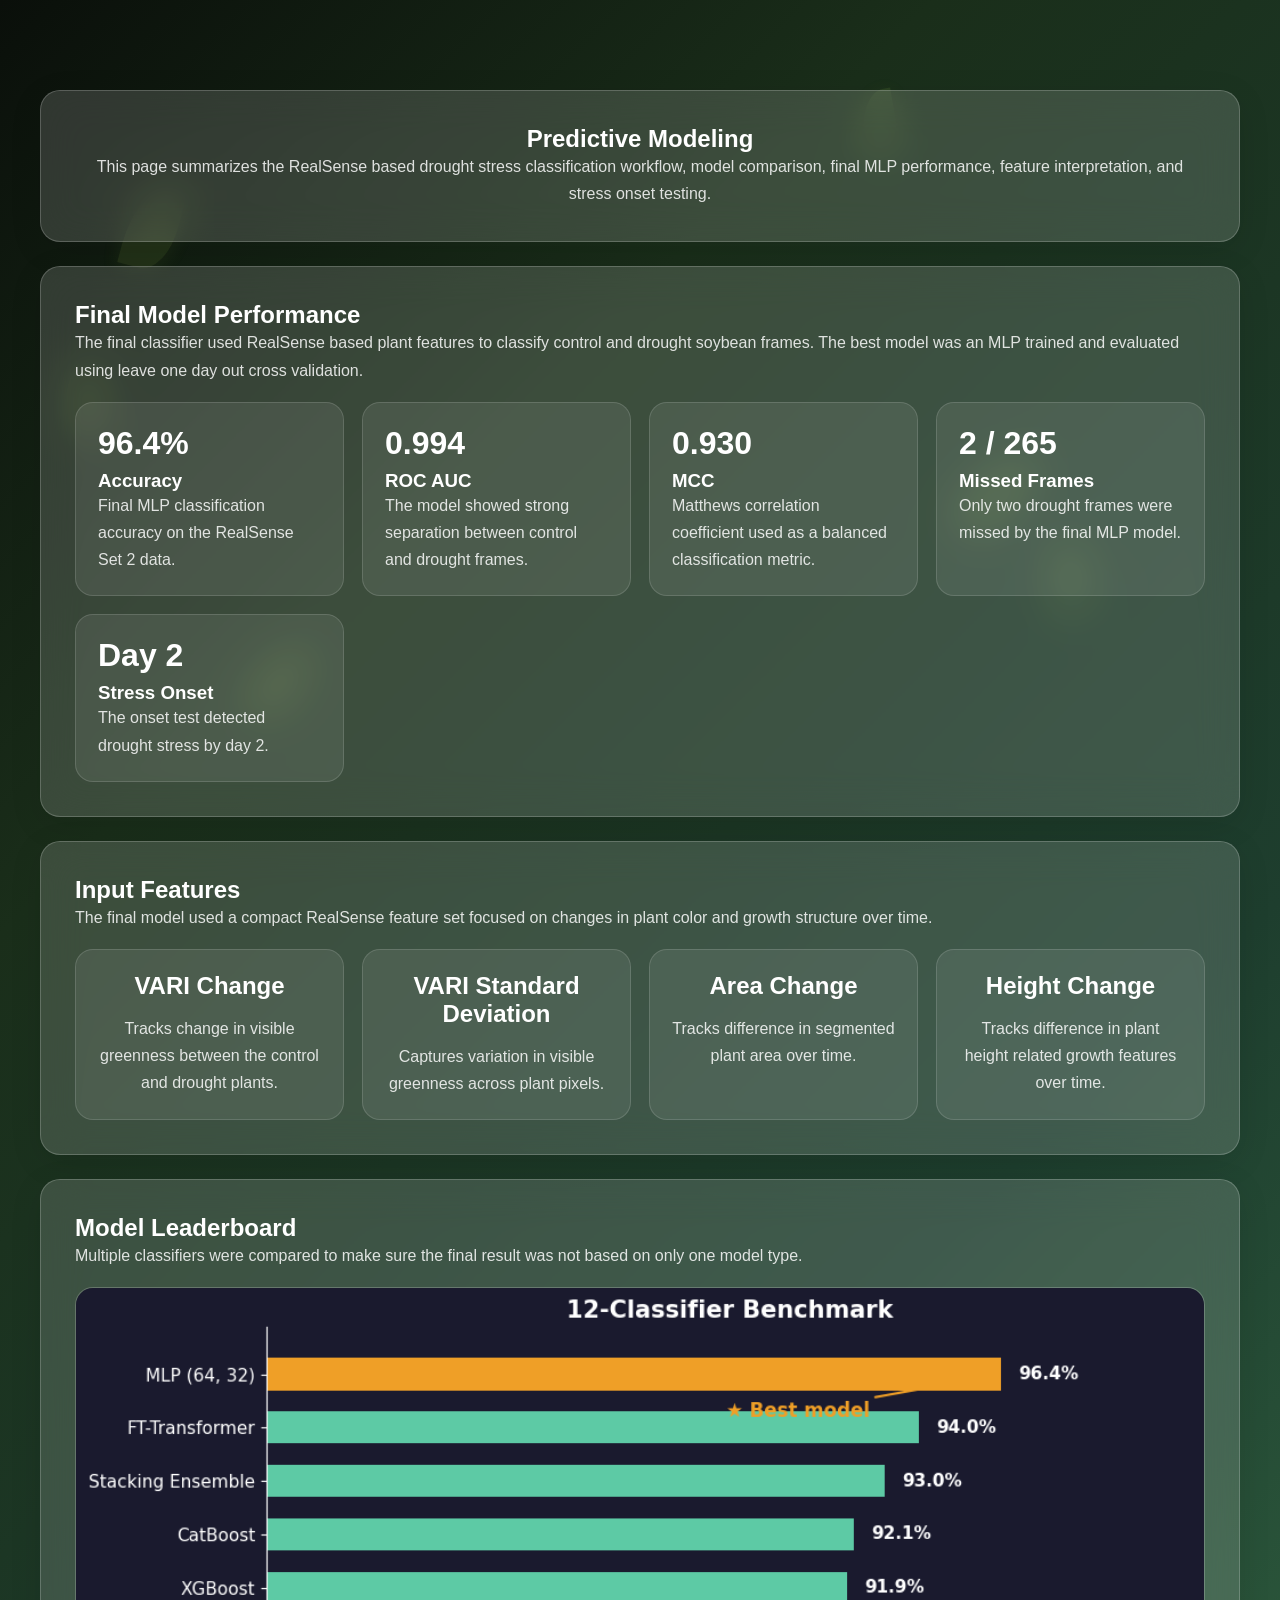
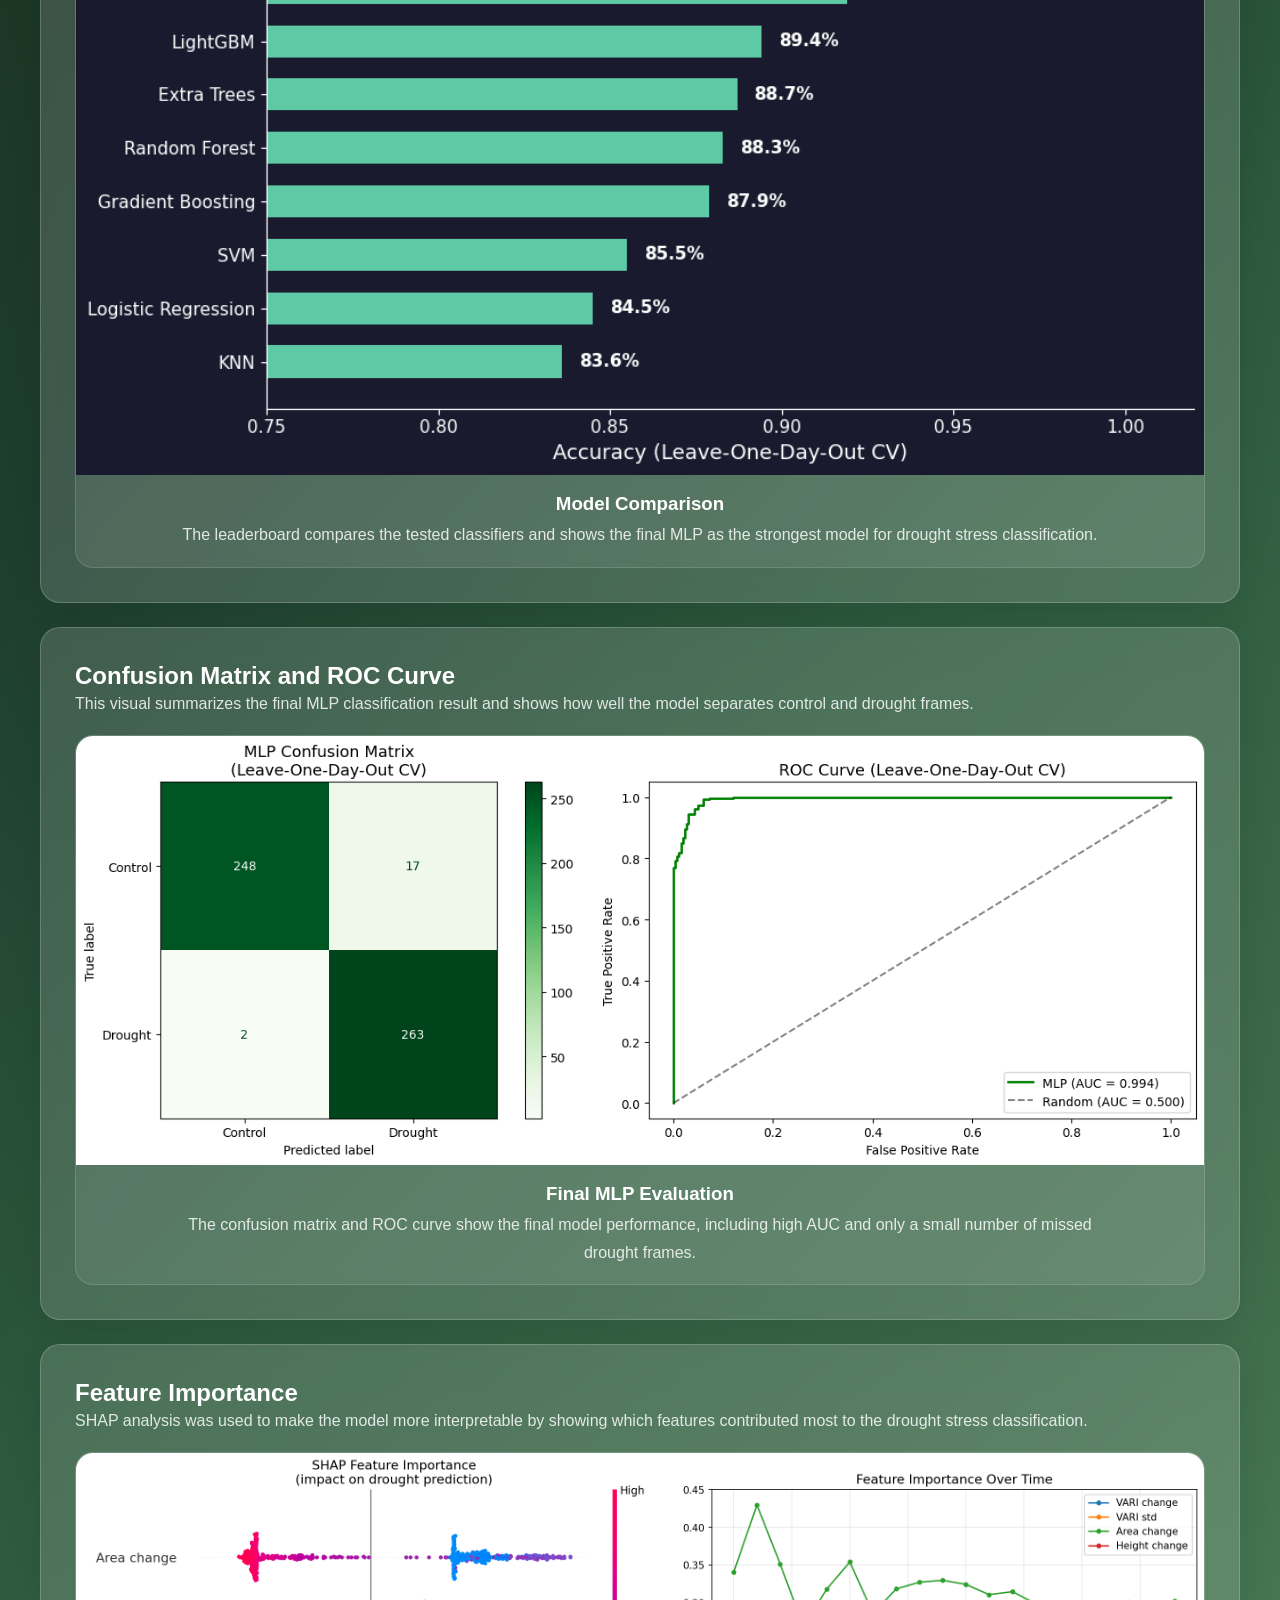
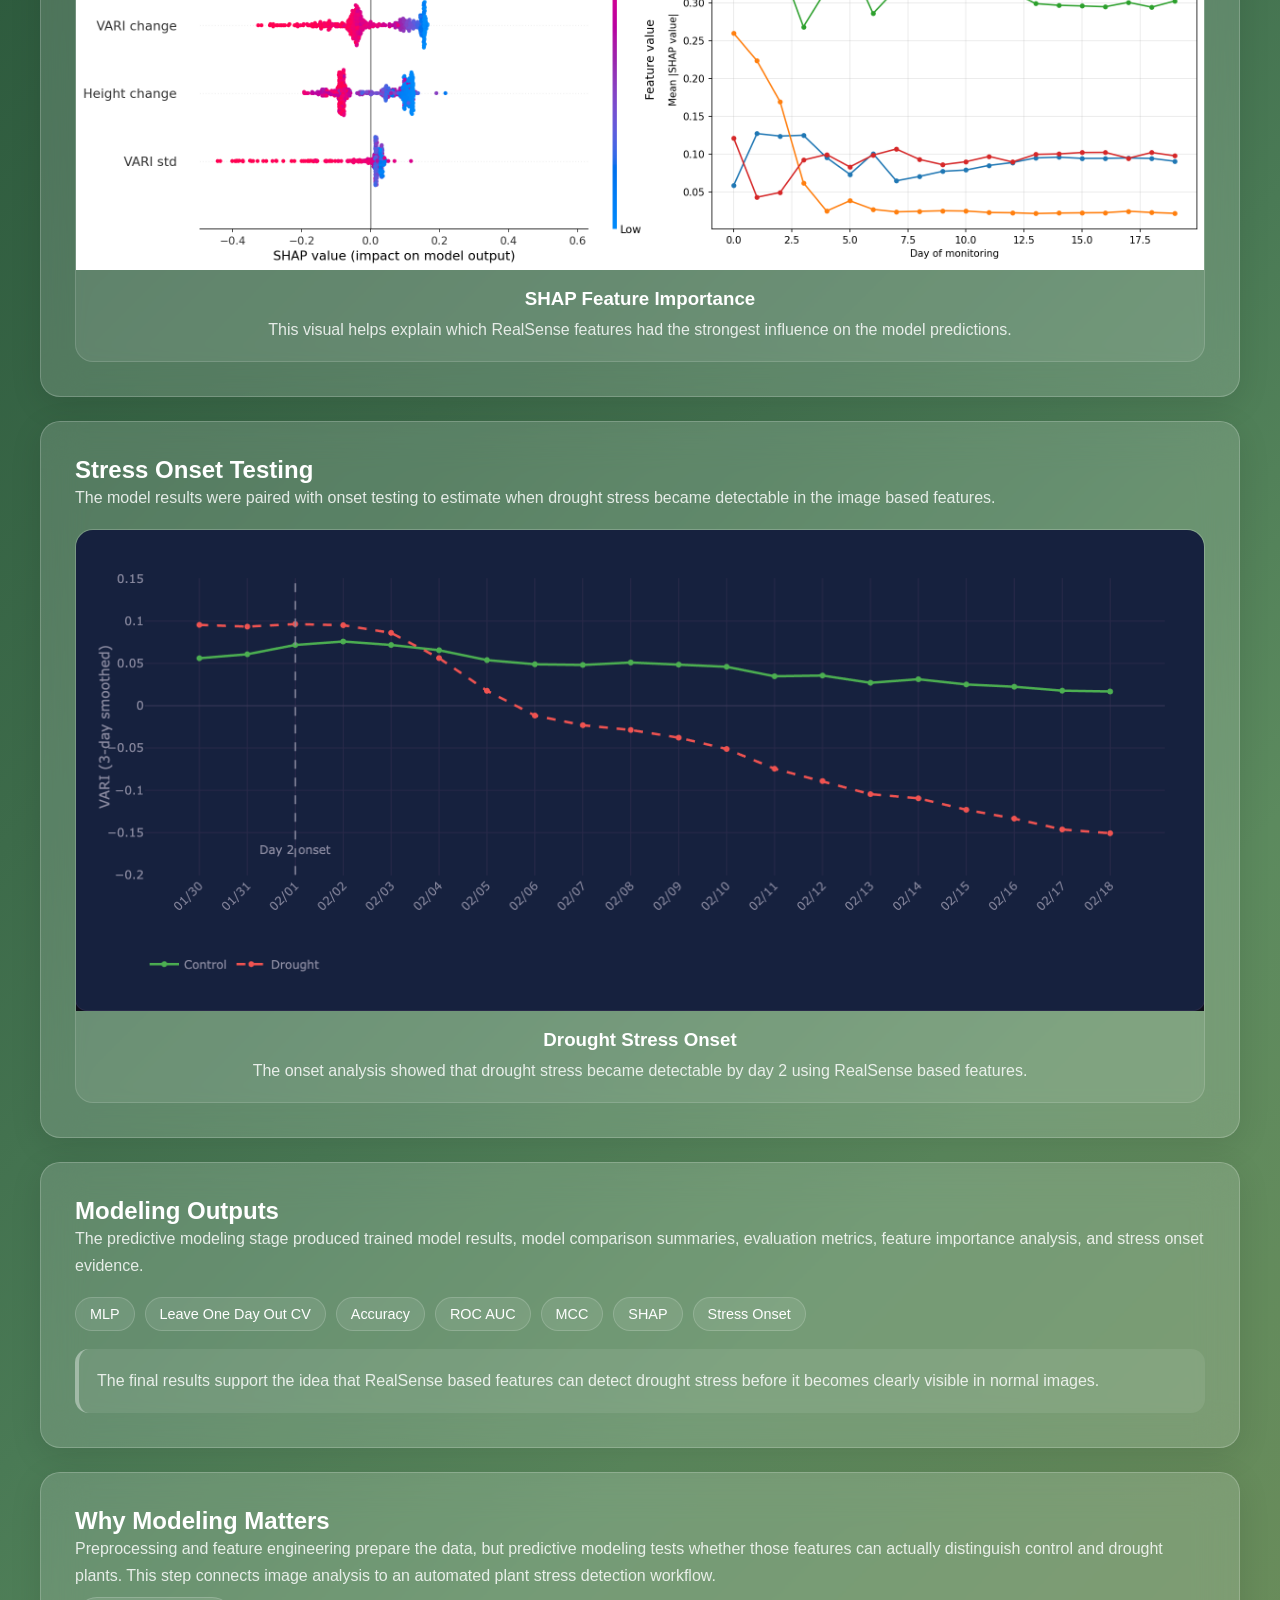
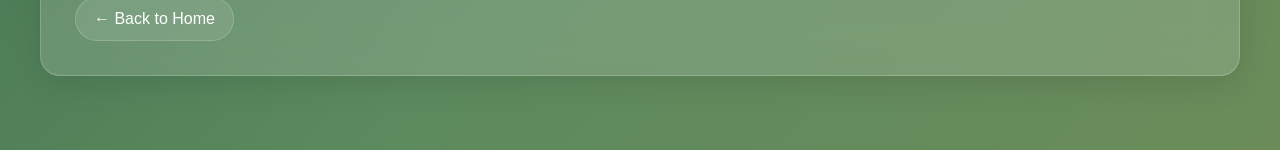
<file: predictive modeling.html>
<!DOCTYPE html>
<html lang="en">
<head>
    <meta charset="UTF-8">
    <meta name="viewport" content="width=device-width, initial-scale=1.0">
    <title>Astro Cultivators | Predictive Modeling</title>
    <link rel="icon" type="image/png" href="./images/icon3-modified.png">
    <link rel="stylesheet" href="./templatemo-glossy-touch.css">

    <style>
.page-wrap {
    margin-top: 90px;
    padding-bottom: 50px;
}

.page-header,
.content-card {
    padding: 34px;
    margin-bottom: 24px;
}

.page-header {
    text-align: center;
}

.page-header h1,
.content-card h2,
.metric-card h3,
.feature-card h3,
.image-caption h3 {
    color: white;
}

.page-header p,
.content-card p,
.content-card li,
.metric-card p,
.feature-card p,
.image-caption p {
    color: rgba(255,255,255,0.84);
    line-height: 1.7;
}

.metric-grid,
.feature-grid {
    display: grid;
    grid-template-columns: repeat(auto-fit, minmax(220px, 1fr));
    gap: 18px;
    margin-top: 18px;
}

.metric-card,
.feature-card {
    background: rgba(255,255,255,0.08);
    border: 1px solid rgba(255,255,255,0.14);
    border-radius: 18px;
    padding: 22px;
}

.metric-number {
    color: white;
    font-size: 2rem;
    font-weight: 700;
    margin-bottom: 8px;
}

.image-card {
    background: rgba(255,255,255,0.08);
    border: 1px solid rgba(255,255,255,0.14);
    border-radius: 18px;
    overflow: hidden;
    margin-top: 18px;
}

.image-card img {
    width: 100%;
    display: block;
    background: rgba(255,255,255,0.05);
}

.image-caption {
    padding: 18px 22px;
    text-align: center;
}

.image-caption h3 {
    margin-bottom: 6px;
}

.image-caption p {
    margin: 0 auto;
    max-width: 950px;
}

.tag-row {
    display: flex;
    flex-wrap: wrap;
    gap: 10px;
    margin-top: 18px;
}

.tag {
    color: white;
    background: rgba(255,255,255,0.09);
    border: 1px solid rgba(255,255,255,0.16);
    border-radius: 999px;
    padding: 8px 14px;
    font-size: 0.9rem;
}

.output-box {
    background: rgba(255,255,255,0.08);
    border-left: 4px solid rgba(255,255,255,0.35);
    border-radius: 14px;
    padding: 18px;
    margin-top: 18px;
}

.back-link {
    display: inline-block;
    color: white;
    text-decoration: none;
    background: rgba(255,255,255,0.10);
    border: 1px solid rgba(255,255,255,0.18);
    padding: 12px 18px;
    border-radius: 999px;
    margin-top: 8px;
}

.back-link:hover {
    background: rgba(255,255,255,0.18);
}
</style>
</head>

<body>
    <div class="bg-shapes">
        <div class="shape"></div>
        <div class="shape"></div>
        <div class="shape"></div>
        <div class="shape"></div>
        <div class="shape"></div>
        <div class="shape"></div>
    </div>

    <div class="container page-wrap">
        <section class="glass page-header">
            <h1>Predictive Modeling</h1>
            <p>This page summarizes the RealSense based drought stress classification workflow, model comparison, final MLP performance, feature interpretation, and stress onset testing.</p>
        </section>

        <section class="glass content-card">
            <h2>Final Model Performance</h2>
            <p>The final classifier used RealSense based plant features to classify control and drought soybean frames. The best model was an MLP trained and evaluated using leave one day out cross validation.</p>

            <div class="metric-grid">
                <div class="metric-card">
                    <div class="metric-number">96.4%</div>
                    <h3>Accuracy</h3>
                    <p>Final MLP classification accuracy on the RealSense Set 2 data.</p>
                </div>

                <div class="metric-card">
                    <div class="metric-number">0.994</div>
                    <h3>ROC AUC</h3>
                    <p>The model showed strong separation between control and drought frames.</p>
                </div>

                <div class="metric-card">
                    <div class="metric-number">0.930</div>
                    <h3>MCC</h3>
                    <p>Matthews correlation coefficient used as a balanced classification metric.</p>
                </div>

                <div class="metric-card">
                    <div class="metric-number">2 / 265</div>
                    <h3>Missed Frames</h3>
                    <p>Only two drought frames were missed by the final MLP model.</p>
                </div>

                <div class="metric-card">
                    <div class="metric-number">Day 2</div>
                    <h3>Stress Onset</h3>
                    <p>The onset test detected drought stress by day 2.</p>
                </div>
            </div>
        </section>

        <section class="glass content-card">
            <h2>Input Features</h2>
            <p>The final model used a compact RealSense feature set focused on changes in plant color and growth structure over time.</p>

            <div class="feature-grid">
                <div class="feature-card">
                    <h3>VARI Change</h3>
                    <p>Tracks change in visible greenness between the control and drought plants.</p>
                </div>

                <div class="feature-card">
                    <h3>VARI Standard Deviation</h3>
                    <p>Captures variation in visible greenness across plant pixels.</p>
                </div>

                <div class="feature-card">
                    <h3>Area Change</h3>
                    <p>Tracks difference in segmented plant area over time.</p>
                </div>

                <div class="feature-card">
                    <h3>Height Change</h3>
                    <p>Tracks difference in plant height related growth features over time.</p>
                </div>
            </div>
        </section>

        <section class="glass content-card">
            <h2>Model Leaderboard</h2>
            <p>Multiple classifiers were compared to make sure the final result was not based on only one model type.</p>

            <div class="image-card">
                <img
                    src="./images/model_leaderboard.png"
                    alt="Model leaderboard comparing predictive modeling results"
                    data-fallbacks="./images/model_leaderboard.jpg,./images/model_leaderboard.jpeg,./images/model_leaderboard.PNG,./images/model_leaderboard.JPG"
                    onerror="loadImageFallback(this)"
                >
                <div class="image-caption">
                    <h3>Model Comparison</h3>
                    <p>The leaderboard compares the tested classifiers and shows the final MLP as the strongest model for drought stress classification.</p>
                </div>
            </div>
        </section>

        <section class="glass content-card">
            <h2>Confusion Matrix and ROC Curve</h2>
            <p>This visual summarizes the final MLP classification result and shows how well the model separates control and drought frames.</p>

            <div class="image-card">
                <img
                    src="./images/model_confusion_roc.png"
                    alt="Confusion matrix and ROC curve for the final MLP model"
                    data-fallbacks="./images/model_confusion_roc.jpg,./images/model_confusion_roc.jpeg,./images/model_confusion_roc.PNG,./images/model_confusion_roc.JPG"
                    onerror="loadImageFallback(this)"
                >
                <div class="image-caption">
                    <h3>Final MLP Evaluation</h3>
                    <p>The confusion matrix and ROC curve show the final model performance, including high AUC and only a small number of missed drought frames.</p>
                </div>
            </div>
        </section>

        <section class="glass content-card">
            <h2>Feature Importance</h2>
            <p>SHAP analysis was used to make the model more interpretable by showing which features contributed most to the drought stress classification.</p>

            <div class="image-card">
                <img
                    src="./images/shap_feature_importance.png"
                    alt="SHAP feature importance for drought stress classification"
                    data-fallbacks="./images/shap_feature_importance.jpg,./images/shap_feature_importance.jpeg,./images/shap_feature_importance.PNG,./images/shap_feature_importance.JPG"
                    onerror="loadImageFallback(this)"
                >
                <div class="image-caption">
                    <h3>SHAP Feature Importance</h3>
                    <p>This visual helps explain which RealSense features had the strongest influence on the model predictions.</p>
                </div>
            </div>
        </section>

        <section class="glass content-card">
            <h2>Stress Onset Testing</h2>
            <p>The model results were paired with onset testing to estimate when drought stress became detectable in the image based features.</p>

            <div class="image-card">
                <img
                    src="./images/stress_onset_day2.png"
                    alt="Stress onset detection plot showing drought onset by day 2"
                    data-fallbacks="./images/stress_onset_day2.jpg,./images/stress_onset_day2.jpeg,./images/stress_onset_day2.PNG,./images/stress_onset_day2.JPG"
                    onerror="loadImageFallback(this)"
                >
                <div class="image-caption">
                    <h3>Drought Stress Onset</h3>
                    <p>The onset analysis showed that drought stress became detectable by day 2 using RealSense based features.</p>
                </div>
            </div>
        </section>

        <section class="glass content-card">
            <h2>Modeling Outputs</h2>
            <p>The predictive modeling stage produced trained model results, model comparison summaries, evaluation metrics, feature importance analysis, and stress onset evidence.</p>

            <div class="tag-row">
                <span class="tag">MLP</span>
                <span class="tag">Leave One Day Out CV</span>
                <span class="tag">Accuracy</span>
                <span class="tag">ROC AUC</span>
                <span class="tag">MCC</span>
                <span class="tag">SHAP</span>
                <span class="tag">Stress Onset</span>
            </div>

            <div class="output-box">
                <p>The final results support the idea that RealSense based features can detect drought stress before it becomes clearly visible in normal images.</p>
            </div>
        </section>

        <section class="glass content-card">
            <h2>Why Modeling Matters</h2>
            <p>Preprocessing and feature engineering prepare the data, but predictive modeling tests whether those features can actually distinguish control and drought plants. This step connects image analysis to an automated plant stress detection workflow.</p>

            <a class="back-link" href="index.html">← Back to Home</a>
        </section>
    </div>

    <script>
        function loadImageFallback(img) {
            const fallbackString = img.getAttribute("data-fallbacks");

            if (!fallbackString) {
                return;
            }

            const fallbacks = fallbackString.split(",").map(path => path.trim()).filter(Boolean);
            const currentIndex = Number(img.getAttribute("data-fallback-index") || "0");

            if (currentIndex < fallbacks.length) {
                img.setAttribute("data-fallback-index", String(currentIndex + 1));
                img.src = fallbacks[currentIndex];
            } else {
                img.onerror = null;
                img.style.display = "none";

                const warning = document.createElement("p");
                warning.textContent = "Image not found. Please check that the file is uploaded to the website images folder and that the file name matches the code exactly.";
                warning.style.color = "rgba(255,255,255,0.85)";
                warning.style.textAlign = "center";
                warning.style.padding = "24px";

                img.parentNode.insertBefore(warning, img.nextSibling);
            }
        }
    </script>
</body>
</html>
</file>
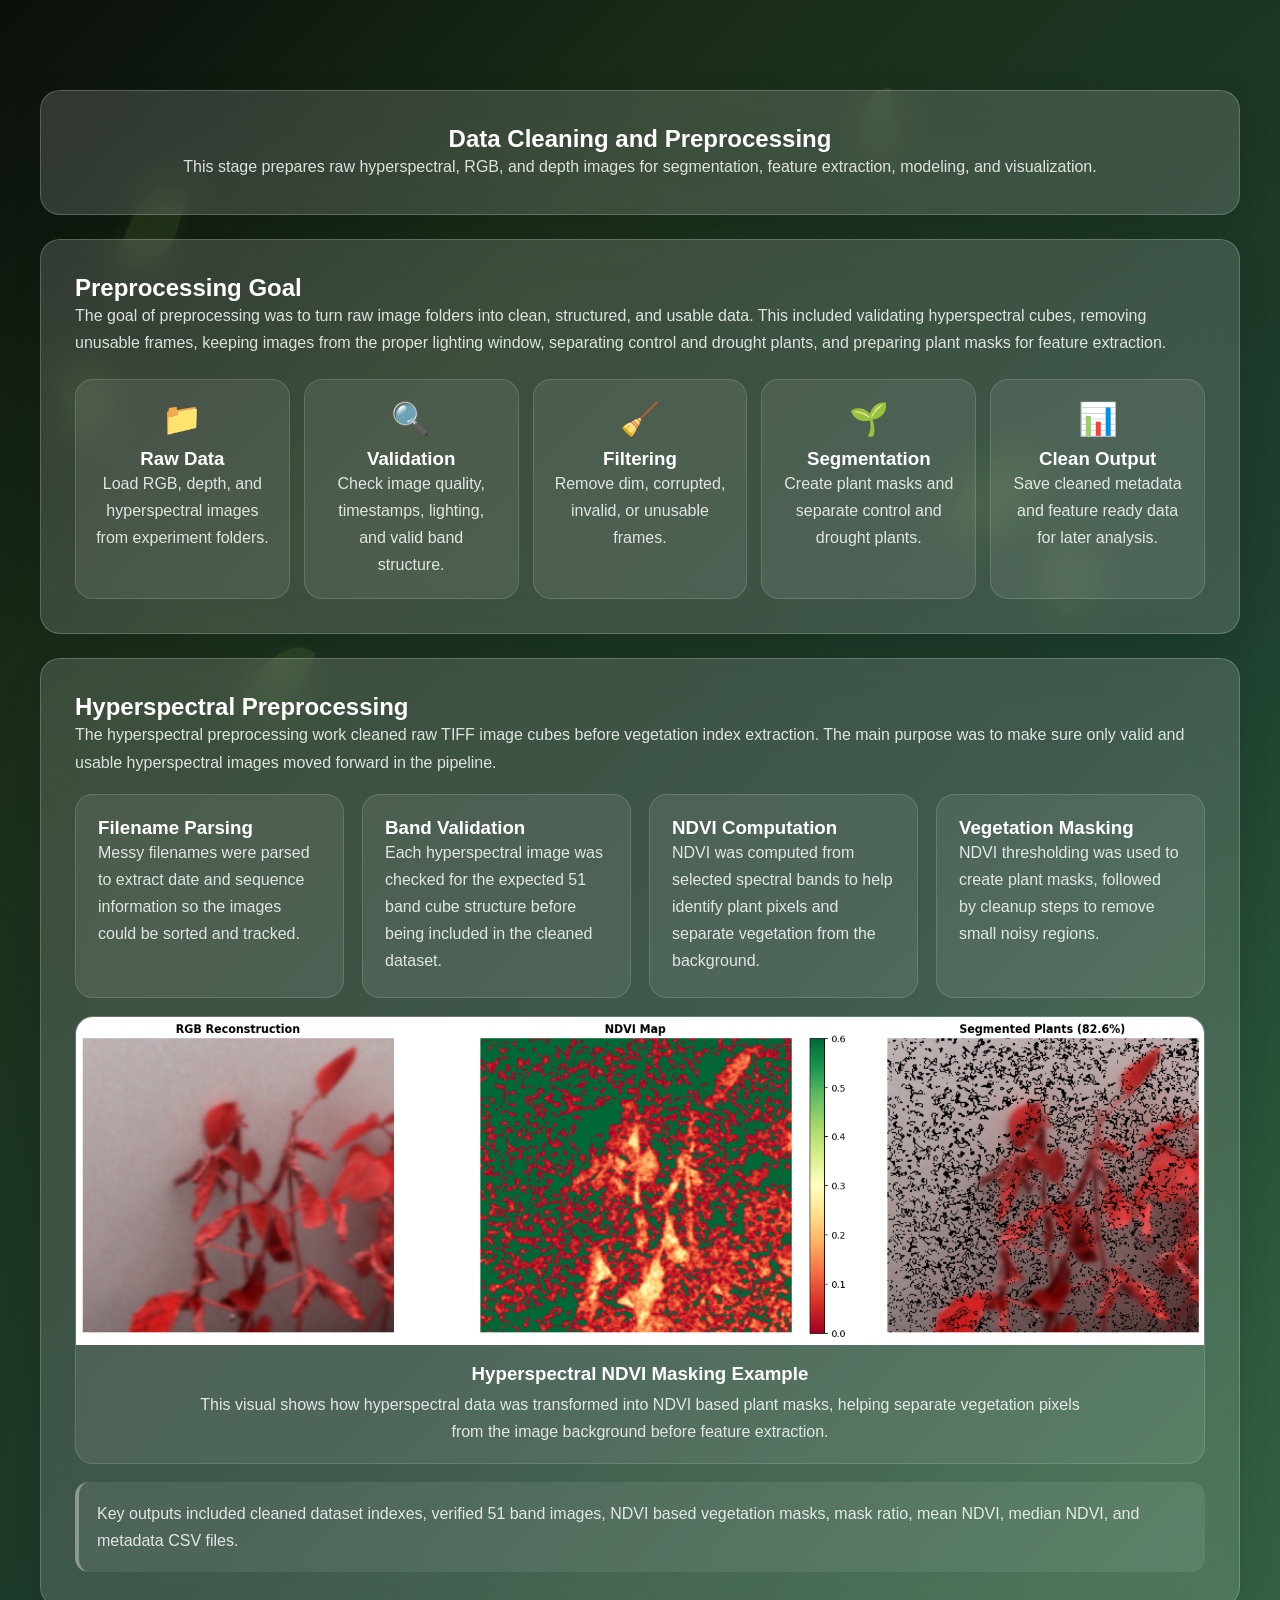
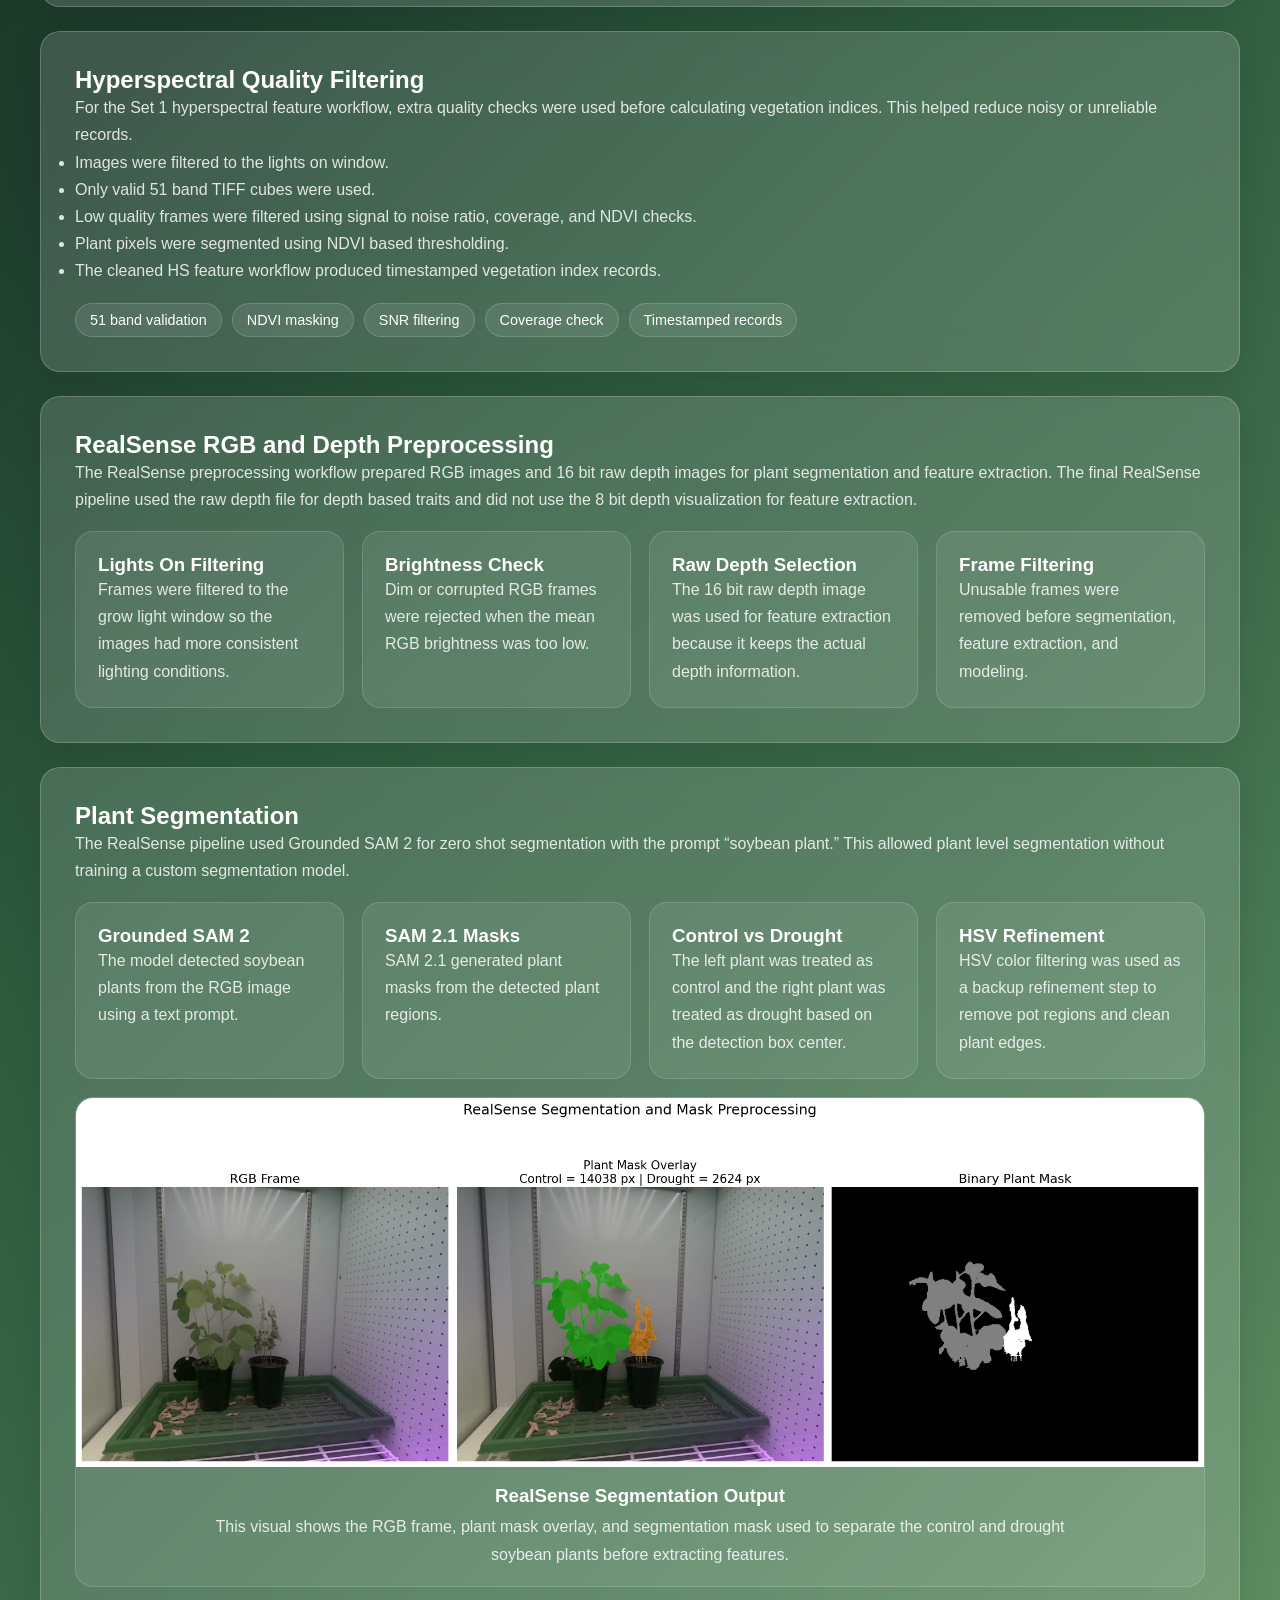
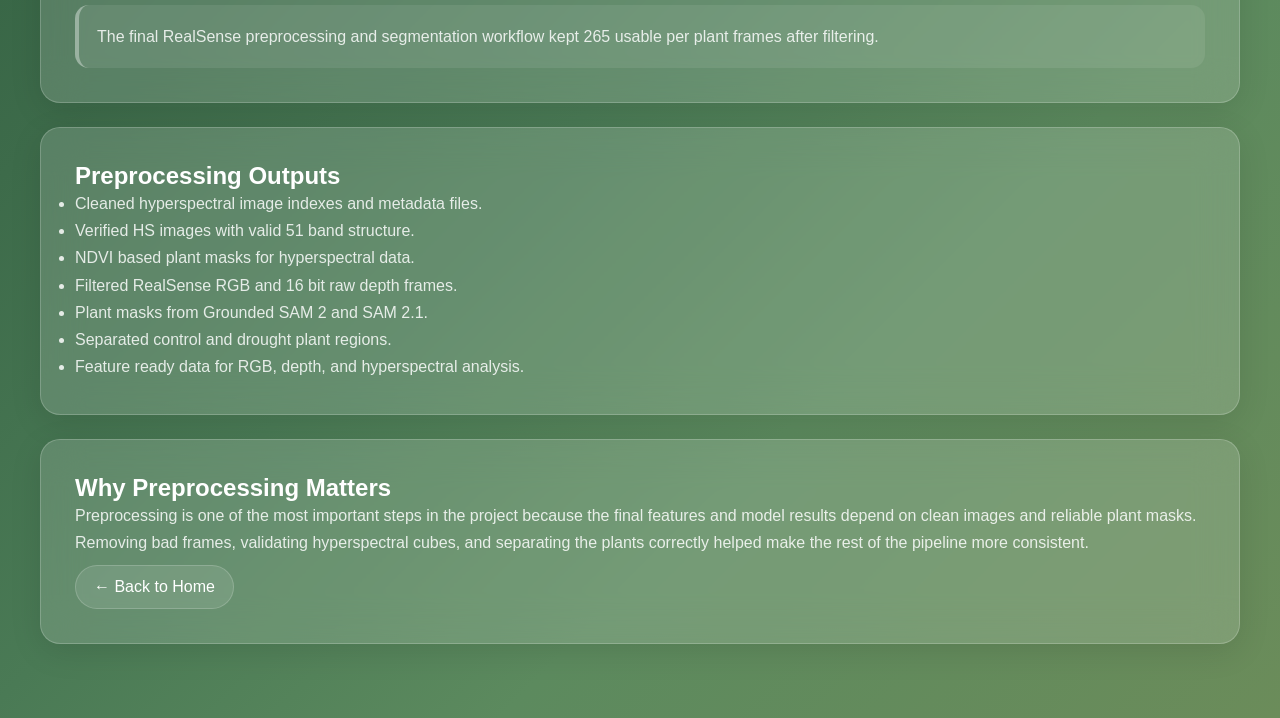
<file: preprocessing.html>
<!DOCTYPE html>
<html lang="en">
<head>
    <meta charset="UTF-8">
    <meta name="viewport" content="width=device-width, initial-scale=1.0">
    <title>Astro Cultivators | Data Cleaning and Preprocessing</title>
    <link rel="icon" type="image/png" href="./images/icon3-modified.png">
    <link rel="stylesheet" href="./templatemo-glossy-touch.css">

    <style>
.page-wrap {
    margin-top: 90px;
    padding-bottom: 50px;
}

.page-header,
.content-card {
    padding: 34px;
    margin-bottom: 24px;
}

.page-header {
    text-align: center;
}

.page-header h1,
.content-card h2,
.step-card h3,
.pipeline-step h3,
.image-caption h3 {
    color: white;
}

.page-header p,
.content-card p,
.content-card li,
.step-card p,
.pipeline-step p,
.image-caption p {
    color: rgba(255,255,255,0.84);
    line-height: 1.7;
}

.step-grid {
    display: grid;
    grid-template-columns: repeat(auto-fit, minmax(260px, 1fr));
    gap: 18px;
    margin-top: 18px;
}

.step-card {
    background: rgba(255,255,255,0.08);
    border: 1px solid rgba(255,255,255,0.14);
    border-radius: 18px;
    padding: 22px;
}

.pipeline-row {
    display: grid;
    grid-template-columns: repeat(5, 1fr);
    gap: 14px;
    margin-top: 22px;
}

.pipeline-step {
    background: rgba(255,255,255,0.08);
    border: 1px solid rgba(255,255,255,0.14);
    border-radius: 18px;
    padding: 20px;
    text-align: center;
}

.pipeline-icon {
    font-size: 2rem;
    margin-bottom: 10px;
}

.image-card {
    background: rgba(255,255,255,0.08);
    border: 1px solid rgba(255,255,255,0.14);
    border-radius: 18px;
    overflow: hidden;
    margin-top: 18px;
}

.image-card img {
    width: 100%;
    display: block;
    background: rgba(255,255,255,0.05);
}

.image-caption {
    padding: 18px 22px;
    text-align: center;
}

.image-caption h3 {
    margin-bottom: 6px;
}

.image-caption p {
    margin: 0 auto;
    max-width: 900px;
}

.output-box {
    background: rgba(255,255,255,0.08);
    border-left: 4px solid rgba(255,255,255,0.35);
    border-radius: 14px;
    padding: 18px;
    margin-top: 18px;
}

.tag-row {
    display: flex;
    flex-wrap: wrap;
    gap: 10px;
    margin-top: 18px;
}

.tag {
    color: white;
    background: rgba(255,255,255,0.09);
    border: 1px solid rgba(255,255,255,0.16);
    border-radius: 999px;
    padding: 8px 14px;
    font-size: 0.9rem;
}

.back-link {
    display: inline-block;
    color: white;
    text-decoration: none;
    background: rgba(255,255,255,0.10);
    border: 1px solid rgba(255,255,255,0.18);
    padding: 12px 18px;
    border-radius: 999px;
    margin-top: 8px;
}

.back-link:hover {
    background: rgba(255,255,255,0.18);
}

@media (max-width: 1000px) {
    .pipeline-row {
        grid-template-columns: 1fr;
    }
}
</style>
</head>

<body>
    <div class="bg-shapes">
        <div class="shape"></div>
        <div class="shape"></div>
        <div class="shape"></div>
        <div class="shape"></div>
        <div class="shape"></div>
        <div class="shape"></div>
    </div>

    <div class="container page-wrap">
        <section class="glass page-header">
            <h1>Data Cleaning and Preprocessing</h1>
            <p>This stage prepares raw hyperspectral, RGB, and depth images for segmentation, feature extraction, modeling, and visualization.</p>
        </section>

        <section class="glass content-card">
            <h2>Preprocessing Goal</h2>
            <p>The goal of preprocessing was to turn raw image folders into clean, structured, and usable data. This included validating hyperspectral cubes, removing unusable frames, keeping images from the proper lighting window, separating control and drought plants, and preparing plant masks for feature extraction.</p>

            <div class="pipeline-row">
                <div class="pipeline-step">
                    <div class="pipeline-icon">📁</div>
                    <h3>Raw Data</h3>
                    <p>Load RGB, depth, and hyperspectral images from experiment folders.</p>
                </div>

                <div class="pipeline-step">
                    <div class="pipeline-icon">🔍</div>
                    <h3>Validation</h3>
                    <p>Check image quality, timestamps, lighting, and valid band structure.</p>
                </div>

                <div class="pipeline-step">
                    <div class="pipeline-icon">🧹</div>
                    <h3>Filtering</h3>
                    <p>Remove dim, corrupted, invalid, or unusable frames.</p>
                </div>

                <div class="pipeline-step">
                    <div class="pipeline-icon">🌱</div>
                    <h3>Segmentation</h3>
                    <p>Create plant masks and separate control and drought plants.</p>
                </div>

                <div class="pipeline-step">
                    <div class="pipeline-icon">📊</div>
                    <h3>Clean Output</h3>
                    <p>Save cleaned metadata and feature ready data for later analysis.</p>
                </div>
            </div>
        </section>

        <section class="glass content-card">
            <h2>Hyperspectral Preprocessing</h2>
            <p>The hyperspectral preprocessing work cleaned raw TIFF image cubes before vegetation index extraction. The main purpose was to make sure only valid and usable hyperspectral images moved forward in the pipeline.</p>

            <div class="step-grid">
                <div class="step-card">
                    <h3>Filename Parsing</h3>
                    <p>Messy filenames were parsed to extract date and sequence information so the images could be sorted and tracked.</p>
                </div>

                <div class="step-card">
                    <h3>Band Validation</h3>
                    <p>Each hyperspectral image was checked for the expected 51 band cube structure before being included in the cleaned dataset.</p>
                </div>

                <div class="step-card">
                    <h3>NDVI Computation</h3>
                    <p>NDVI was computed from selected spectral bands to help identify plant pixels and separate vegetation from the background.</p>
                </div>

                <div class="step-card">
                    <h3>Vegetation Masking</h3>
                    <p>NDVI thresholding was used to create plant masks, followed by cleanup steps to remove small noisy regions.</p>
                </div>
            </div>

            <div class="image-card">
                <img
                    src="./images/hs_ndvi_mask.png"
                    alt="Hyperspectral NDVI mask preprocessing example"
                    data-fallbacks="./images/hs_ndvi_mask.jpg,./images/hs_ndvi_mask.jpeg,./images/hs_ndvi_mask.PNG,./images/hs_ndvi_mask.JPG"
                    onerror="loadImageFallback(this)"
                >
                <div class="image-caption">
                    <h3>Hyperspectral NDVI Masking Example</h3>
                    <p>This visual shows how hyperspectral data was transformed into NDVI based plant masks, helping separate vegetation pixels from the image background before feature extraction.</p>
                </div>
            </div>

            <div class="output-box">
                <p>Key outputs included cleaned dataset indexes, verified 51 band images, NDVI based vegetation masks, mask ratio, mean NDVI, median NDVI, and metadata CSV files.</p>
            </div>
        </section>

        <section class="glass content-card">
            <h2>Hyperspectral Quality Filtering</h2>
            <p>For the Set 1 hyperspectral feature workflow, extra quality checks were used before calculating vegetation indices. This helped reduce noisy or unreliable records.</p>

            <ul>
                <li>Images were filtered to the lights on window.</li>
                <li>Only valid 51 band TIFF cubes were used.</li>
                <li>Low quality frames were filtered using signal to noise ratio, coverage, and NDVI checks.</li>
                <li>Plant pixels were segmented using NDVI based thresholding.</li>
                <li>The cleaned HS feature workflow produced timestamped vegetation index records.</li>
            </ul>

            <div class="tag-row">
                <span class="tag">51 band validation</span>
                <span class="tag">NDVI masking</span>
                <span class="tag">SNR filtering</span>
                <span class="tag">Coverage check</span>
                <span class="tag">Timestamped records</span>
            </div>
        </section>

        <section class="glass content-card">
            <h2>RealSense RGB and Depth Preprocessing</h2>
            <p>The RealSense preprocessing workflow prepared RGB images and 16 bit raw depth images for plant segmentation and feature extraction. The final RealSense pipeline used the raw depth file for depth based traits and did not use the 8 bit depth visualization for feature extraction.</p>

            <div class="step-grid">
                <div class="step-card">
                    <h3>Lights On Filtering</h3>
                    <p>Frames were filtered to the grow light window so the images had more consistent lighting conditions.</p>
                </div>

                <div class="step-card">
                    <h3>Brightness Check</h3>
                    <p>Dim or corrupted RGB frames were rejected when the mean RGB brightness was too low.</p>
                </div>

                <div class="step-card">
                    <h3>Raw Depth Selection</h3>
                    <p>The 16 bit raw depth image was used for feature extraction because it keeps the actual depth information.</p>
                </div>

                <div class="step-card">
                    <h3>Frame Filtering</h3>
                    <p>Unusable frames were removed before segmentation, feature extraction, and modeling.</p>
                </div>
            </div>
        </section>

        <section class="glass content-card">
            <h2>Plant Segmentation</h2>
            <p>The RealSense pipeline used Grounded SAM 2 for zero shot segmentation with the prompt “soybean plant.” This allowed plant level segmentation without training a custom segmentation model.</p>

            <div class="step-grid">
                <div class="step-card">
                    <h3>Grounded SAM 2</h3>
                    <p>The model detected soybean plants from the RGB image using a text prompt.</p>
                </div>

                <div class="step-card">
                    <h3>SAM 2.1 Masks</h3>
                    <p>SAM 2.1 generated plant masks from the detected plant regions.</p>
                </div>

                <div class="step-card">
                    <h3>Control vs Drought</h3>
                    <p>The left plant was treated as control and the right plant was treated as drought based on the detection box center.</p>
                </div>

                <div class="step-card">
                    <h3>HSV Refinement</h3>
                    <p>HSV color filtering was used as a backup refinement step to remove pot regions and clean plant edges.</p>
                </div>
            </div>

            <div class="image-card">
                <img
                    src="./images/realsense_segmentation_output.png"
                    alt="RealSense plant segmentation output example"
                    data-fallbacks="./images/realsense_segmentation_output.jpg,./images/realsense_segmentation_output.jpeg,./images/realsense_segmentation_output.PNG,./images/realsense_segmentation_output.JPG"
                    onerror="loadImageFallback(this)"
                >
                <div class="image-caption">
                    <h3>RealSense Segmentation Output</h3>
                    <p>This visual shows the RGB frame, plant mask overlay, and segmentation mask used to separate the control and drought soybean plants before extracting features.</p>
                </div>
            </div>

            <div class="output-box">
                <p>The final RealSense preprocessing and segmentation workflow kept 265 usable per plant frames after filtering.</p>
            </div>
        </section>

        <section class="glass content-card">
            <h2>Preprocessing Outputs</h2>
            <ul>
                <li>Cleaned hyperspectral image indexes and metadata files.</li>
                <li>Verified HS images with valid 51 band structure.</li>
                <li>NDVI based plant masks for hyperspectral data.</li>
                <li>Filtered RealSense RGB and 16 bit raw depth frames.</li>
                <li>Plant masks from Grounded SAM 2 and SAM 2.1.</li>
                <li>Separated control and drought plant regions.</li>
                <li>Feature ready data for RGB, depth, and hyperspectral analysis.</li>
            </ul>
        </section>

        <section class="glass content-card">
            <h2>Why Preprocessing Matters</h2>
            <p>Preprocessing is one of the most important steps in the project because the final features and model results depend on clean images and reliable plant masks. Removing bad frames, validating hyperspectral cubes, and separating the plants correctly helped make the rest of the pipeline more consistent.</p>

            <a class="back-link" href="index.html">← Back to Home</a>
        </section>
    </div>

    <script>
        function loadImageFallback(img) {
            const fallbackString = img.getAttribute("data-fallbacks");

            if (!fallbackString) {
                return;
            }

            const fallbacks = fallbackString.split(",").map(path => path.trim()).filter(Boolean);
            const currentIndex = Number(img.getAttribute("data-fallback-index") || "0");

            if (currentIndex < fallbacks.length) {
                img.setAttribute("data-fallback-index", String(currentIndex + 1));
                img.src = fallbacks[currentIndex];
            } else {
                img.onerror = null;
                img.style.display = "none";

                const warning = document.createElement("p");
                warning.textContent = "Image not found. Please check that the file is uploaded to the website images folder and that the file name matches the code exactly.";
                warning.style.color = "rgba(255,255,255,0.85)";
                warning.style.textAlign = "center";
                warning.style.padding = "24px";

                img.parentNode.insertBefore(warning, img.nextSibling);
            }
        }
    </script>
</body>
</html>
</file>
<file: templatemo-glossy-touch.css>
@charset "utf-8";
/*

TemplateMo 592 glossy touch

https://templatemo.com/tm-592-glossy-touch

*/

* {
    margin: 0;
    padding: 0;
    box-sizing: border-box;
}

button[type="submit"] {
    font-family: inherit;
    font-size: 16px;
}

body {
    font-family: "Segoe UI", Tahoma, Geneva, Verdana, sans-serif;
    background: linear-gradient(
        135deg,
        #0a0f0a 0%,
        #1a2e1a 15%,
        #1e3e2e 35%,
        #2d5a3d 50%,
        #3d6b4a 65%,
        #4a7a55 75%,
        #5c8a5e 85%,
        #6b8c5a 100%
    );
    min-height: 100vh;
    overflow-x: hidden;
}

/* Animated background elements */
.bg-shapes {
    position: fixed;
    top: 0;
    left: 0;
    width: 100%;
    height: 100%;
    z-index: -1;
    overflow: hidden;
}

.shape {
    position: absolute;
    background: rgba(160, 200, 80, 0.12);
    animation: float 6s ease-in-out infinite;
    box-shadow: 0 4px 20px rgba(160, 200, 80, 0.08);
    border-radius: 80% 0 55% 0;
}

.shape:nth-child(1) {
    width: 50px;
    height: 90px;
    top: 20%;
    left: 10%;
    animation-delay: 0s;
    transform: rotate(15deg);
}

.shape:nth-child(2) {
    width: 40px;
    height: 70px;
    top: 60%;
    right: 15%;
    animation-delay: 2s;
    transform: rotate(-20deg);
}

.shape:nth-child(3) {
    width: 45px;
    height: 80px;
    bottom: 20%;
    left: 20%;
    animation-delay: 4s;
    transform: rotate(25deg);
}

.shape:nth-child(4) {
    width: 35px;
    height: 65px;
    top: 10%;
    right: 30%;
    animation-delay: 1s;
    transform: rotate(-10deg);
}

.shape:nth-child(5) {
    width: 55px;
    height: 95px;
    bottom: 40%;
    right: 20%;
    animation-delay: 3s;
    transform: rotate(30deg);
}

.shape:nth-child(6) {
    width: 42px;
    height: 75px;
    top: 40%;
    left: 5%;
    animation-delay: 5s;
    transform: rotate(-15deg);
}

@keyframes float {
    0%,
    100% {
        transform: translateY(0px) rotate(var(--start-rotation, 0deg));
    }

    50% {
        transform: translateY(-20px)
            rotate(calc(var(--start-rotation, 0deg) + 180deg));
    }
}

/* Glass container styles */
.glass {
    background: rgba(255, 255, 255, 0.15);
    backdrop-filter: blur(20px);
    border: 1px solid rgba(255, 255, 255, 0.2);
    border-radius: 20px;
    box-shadow: 0 8px 32px rgba(0, 0, 0, 0.1);
    transition: all 0.3s ease;
    position: relative;
    overflow: hidden;
}

/* Only clickable boxes get hover effects */
.feature-card.glass:hover,
.service-card.glass:hover {
    background: rgba(255, 255, 255, 0.2);
    transform: translateY(-5px);
    box-shadow: 0 15px 45px rgba(0, 0, 0, 0.15);
    cursor: pointer;
}

/* Header styles */
header {
    padding: 20px;
}

.container {
    max-width: 1200px;
    margin: 0 auto;
}

/* Navigation styles */
nav {
    display: flex;
    justify-content: space-between;
    align-items: center;
    padding: 30px 45px;
}

.logo {
    font-size: 32px;
    font-weight: bold;
    color: white;
    text-shadow: 0 2px 10px rgba(0, 0, 0, 0.3);
    display: flex;
    align-items: center;
    gap: 15px;
    cursor: pointer;
}

.logo-icon {
    width: 64px;
    height: 64px;
    display: flex;
    align-items: center;
    justify-content: center;
}

.logo-icon svg {
    width: 100%;
    height: 100%;
    filter: drop-shadow(0 2px 8px rgba(0, 0, 0, 0.3));
    transition: all 0.3s ease;
}

.logo:hover .logo-icon svg {
    transform: scale(1.1) translateY(-2px);
    filter: drop-shadow(0 4px 12px rgba(255, 255, 255, 0.4));
}

.nav-links {
    display: flex;
    gap: 30px;
}

.nav-links a {
    color: rgba(255, 255, 255, 0.9);
    text-decoration: none;
    font-weight: 500;
    transition: all 0.3s ease;
    padding: 12px 24px 13px 24px;
    border-radius: 10px;
    cursor: pointer;
    font-size: 16px;
    border-bottom: 1px solid rgba(255, 255, 255, 0.6);
}

.nav-links a:hover,
.nav-links a.active {
    color: white;
    background: rgba(255, 255, 255, 0.1);
    text-shadow: 0 0 10px rgba(255, 255, 255, 0.5);
}

/* Page system */
.page {
    display: none;
    min-height: 100vh;
    padding: 40px 20px 20px;
}

.page.active {
    display: block;
}

/* Content wrapper to contain page content */
.content-wrapper {
    min-height: calc(100vh - 300px);
}

/* Home page styles */
.hero {
    display: grid;
    grid-template-columns: 1fr 1fr;
    gap: 40px;
    align-items: center;
    padding: 60px 40px;
    margin-bottom: 40px;
}

.hero-image {
    display: flex;
    justify-content: center;
    align-items: center;
}

.hero-image img {
    width: 100%;
    max-width: 440px;
    height: auto;
    border-radius: 20px;
    box-shadow: 0 15px 35px rgba(0, 0, 0, 0.2);
}

.hero-content {
    text-align: left;
}

.hero h1 {
    font-size: 2.8rem;
    color: white;
    margin-bottom: 20px;
    text-shadow: 0 4px 15px rgba(0, 0, 0, 0.2);
    line-height: 1.2;
}

.hero p {
    font-size: 1.2rem;
    color: rgba(255, 255, 255, 0.9);
    margin-bottom: 30px;
    line-height: 1.6;
}

.cta-button {
    display: inline-block;
    padding: 15px 40px;
    background: rgba(255, 255, 255, 0.2);
    color: white;
    text-decoration: none;
    border-radius: 50px;
    font-weight: 600;
    font-family: "Segoe UI", Tahoma, Geneva, Verdana, sans-serif;
    transition: all 0.3s ease;
    border: 2px solid rgba(255, 255, 255, 0.3);
    cursor: pointer;
}

.cta-button:hover {
    background: rgba(255, 255, 255, 0.3);
    transform: translateY(-3px);
    box-shadow: 0 10px 25px rgba(0, 0, 0, 0.2);
}

.features {
    display: grid;
    grid-template-columns: repeat(auto-fit, minmax(300px, 1fr));
    gap: 30px;
    margin-bottom: 40px;
}

.feature-card {
    padding: 40px 30px;
    text-align: center;
    color: white;
}

.feature-icon {
    width: 60px;
    height: 60px;
    margin: 0 auto 20px;
    background: rgba(255, 255, 255, 0.2);
    border-radius: 50%;
    display: flex;
    align-items: center;
    justify-content: center;
    font-size: 24px;
}

.feature-card h3 {
    font-size: 1.5rem;
    margin-bottom: 15px;
    color: white;
}

.feature-card p {
    color: rgba(255, 255, 255, 0.8);
    line-height: 1.6;
}

/* About page styles */
.about-content {
    display: grid;
    grid-template-columns: 1fr 1fr;
    gap: 40px;
    margin-bottom: 40px;
    align-items: center;
}

.about-text {
    padding: 40px;
    color: white;
}

.about-text h2 {
    font-size: 2.5rem;
    margin-bottom: 20px;
    text-shadow: 0 2px 10px rgba(0, 0, 0, 0.3);
}

.about-text p {
    font-size: 1.1rem;
    line-height: 1.8;
    color: rgba(255, 255, 255, 0.9);
    margin-bottom: 20px;
}

.stats {
    display: grid;
    grid-template-columns: repeat(auto-fit, minmax(200px, 1fr));
    gap: 30px;
    margin-bottom: 60px;
}

.stat-card {
    text-align: center;
    padding: 30px;
    color: white;
}

.stat-number {
    font-size: 3rem;
    font-weight: bold;
    color: white;
    text-shadow: 0 2px 10px rgba(0, 0, 0, 0.3);
}

.stat-label {
    font-size: 1.1rem;
    color: rgba(255, 255, 255, 0.8);
    margin-top: 10px;
}

/* Team section styles */
.team-section {
    margin-bottom: 60px;
}

.team-section h2 {
    font-size: 2.5rem;
    color: white;
    text-align: center;
    margin-bottom: 50px;
    text-shadow: 0 2px 10px rgba(0, 0, 0, 0.3);
}

.team-grid {
    display: grid;
    grid-template-columns: repeat(3, 1fr);
    gap: 30px;
}

.team-member {
    padding: 40px 30px;
    text-align: center;
    color: white;
    transition: all 0.3s ease;
}

.team-member:hover {
    transform: none;
}

.team-avatar {
    width: 120px;
    height: 120px;
    background: rgba(255, 255, 255, 0.2);
    border-radius: 50%;
    margin: 0 auto 20px;
    display: flex;
    align-items: center;
    justify-content: center;
    font-size: 48px;
    backdrop-filter: blur(10px);
    border: 3px solid rgba(255, 255, 255, 0.3);
    transition: all 0.3s ease;
}

.team-member:hover .team-avatar {
    border-color: rgba(255, 255, 255, 0.3);
    transform: none;
    background: rgba(255, 255, 255, 0.2);
}

.team-member h3 {
    font-size: 1.4rem;
    margin-bottom: 8px;
    color: white;
}

.team-member .role {
    font-size: 1rem;
    color: rgba(255, 255, 255, 0.7);
    margin-bottom: 15px;
}

.team-member .bio {
    font-size: 0.9rem;
    line-height: 1.6;
    color: rgba(255, 255, 255, 0.8);
    margin-bottom: 20px;
}

.team-social {
    display: flex;
    justify-content: center;
    gap: 15px;
}

.team-social a {
    width: 36px;
    height: 36px;
    background: rgba(255, 255, 255, 0.1);
    border-radius: 50%;
    display: flex;
    align-items: center;
    justify-content: center;
    color: rgba(255, 255, 255, 0.8);
    text-decoration: none;
    transition: all 0.3s ease;
    backdrop-filter: blur(10px);
    border: 1px solid rgba(255, 255, 255, 0.2);
}

.team-social a:hover {
    background: rgba(255, 255, 255, 0.2);
    transform: translateY(-3px);
    color: white;
}

/* Services page styles */
.services-grid {
    display: grid;
    grid-template-columns: repeat(auto-fit, minmax(350px, 1fr));
    gap: 30px;
    margin-bottom: 40px;
}

.service-card {
    padding: 40px 30px;
    color: white;
    text-align: left;
}

.service-header {
    display: flex;
    align-items: center;
    margin-bottom: 20px;
}

.service-icon {
    width: 50px;
    height: 50px;
    background: rgba(255, 255, 255, 0.2);
    border-radius: 10px;
    display: flex;
    align-items: center;
    justify-content: center;
    font-size: 20px;
    margin-right: 15px;
}

.service-card h3 {
    font-size: 1.4rem;
    color: white;
}

.service-card p {
    color: rgba(255, 255, 255, 0.8);
    line-height: 1.6;
    margin-bottom: 20px;
}

.service-features {
    list-style: none;
}

.service-features li {
    color: rgba(255, 255, 255, 0.7);
    margin-bottom: 8px;
    padding-left: 20px;
    position: relative;
}

.service-features li:before {
    content: "✓";
    position: absolute;
    left: 0;
    color: rgba(255, 255, 255, 0.9);
}

/* Technologies and skills equal card sizing */
.technology-grid,
.technologies-grid,
.skills-grid,
.skill-grid,
.tech-grid,
.tools-grid,
.technology-skills-grid {
    display: grid;
    grid-template-columns: repeat(auto-fit, minmax(260px, 1fr));
    gap: 18px;
    align-items: stretch;
}

.technology-card,
.technologies-card,
.skill-card,
.tech-card,
.tool-card,
.technology-skills-card {
    height: 100%;
    min-height: 280px;
    display: flex;
    flex-direction: column;
    justify-content: flex-start;
}

.technology-card p,
.technologies-card p,
.skill-card p,
.tech-card p,
.tool-card p,
.technology-skills-card p {
    flex-grow: 1;
}

.technology-card ul,
.technologies-card ul,
.skill-card ul,
.tech-card ul,
.tool-card ul,
.technology-skills-card ul {
    margin-top: auto;
}

/* Contact page styles */
.contact-grid {
    display: grid;
    grid-template-columns: 1fr 1fr;
    gap: 40px;
    margin-bottom: 40px;
}

.contact-map-section {
    margin-top: 40px;
}

.contact-form {
    padding: 40px;
}

.contact-form h2 {
    color: white;
    font-size: 2rem;
    margin-bottom: 30px;
    text-shadow: 0 2px 10px rgba(0, 0, 0, 0.3);
}

.form-group {
    margin-bottom: 20px;
}

.form-group label {
    display: block;
    color: rgba(255, 255, 255, 0.9);
    margin-bottom: 8px;
    font-weight: 500;
}

.form-group input,
.form-group textarea {
    width: 100%;
    padding: 15px;
    background: rgba(255, 255, 255, 0.1);
    border: 1px solid rgba(255, 255, 255, 0.2);
    border-radius: 10px;
    color: white;
    font-size: 16px;
    font-family: "Segoe UI", Tahoma, Geneva, Verdana, sans-serif;
    backdrop-filter: blur(10px);
    transition: all 0.3s ease;
}

.form-group input:focus,
.form-group textarea:focus {
    outline: none;
    background: rgba(255, 255, 255, 0.15);
    border-color: rgba(255, 255, 255, 0.4);
    box-shadow: 0 0 20px rgba(255, 255, 255, 0.1);
}

.form-group input::placeholder,
.form-group textarea::placeholder {
    color: rgba(255, 255, 255, 0.6);
}

.form-group textarea {
    height: 120px;
    resize: vertical;
    line-height: 1.5;
}

.contact-info {
    padding: 40px;
    color: white;
}

.contact-info h2 {
    font-size: 2rem;
    margin-bottom: 30px;
    text-shadow: 0 2px 10px rgba(0, 0, 0, 0.3);
}

.contact-item {
    display: flex;
    align-items: center;
    margin-bottom: 25px;
}

.contact-item-icon {
    width: 40px;
    height: 40px;
    background: rgba(255, 255, 255, 0.2);
    border-radius: 10px;
    display: flex;
    align-items: center;
    justify-content: center;
    margin-right: 15px;
    font-size: 18px;
}

.contact-item-text h4 {
    color: white;
    margin-bottom: 5px;
}

.contact-item-text p {
    color: rgba(255, 255, 255, 0.8);
}

.contact-map {
    padding: 40px;
    color: white;
    width: 100%;
}

.contact-map h2 {
    font-size: 2rem;
    margin-bottom: 30px;
    text-shadow: 0 2px 10px rgba(0, 0, 0, 0.3);
    text-align: center;
}

.map-container {
    width: 100%;
    height: 500px;
    background: rgba(255, 255, 255, 0.1);
    border-radius: 15px;
    border: 1px solid rgba(255, 255, 255, 0.2);
    overflow: hidden;
    position: relative;
    backdrop-filter: blur(10px);
}

.map-placeholder {
    width: 100%;
    height: 100%;
    display: flex;
    align-items: center;
    justify-content: center;
    flex-direction: column;
    color: rgba(255, 255, 255, 0.8);
    text-align: center;
}

.map-placeholder-icon {
    font-size: 64px;
    margin-bottom: 20px;
    opacity: 0.7;
}

.map-placeholder p {
    margin: 8px 0;
    font-size: 16px;
}

.map-placeholder .address {
    font-size: 18px;
    font-weight: 600;
    margin-bottom: 20px;
}

.map-placeholder .integration-note {
    font-size: 14px;
    opacity: 0.6;
    margin-top: 20px;
}

/* Footer styles */
#footer {
    margin-top: 60px;
    padding: 30px 0;
}

.footer-content {
    padding: 30px;
    text-align: center;
    color: rgba(255, 255, 255, 0.8);
}

.footer-links {
    display: flex;
    justify-content: center;
    gap: 30px;
    margin-bottom: 20px;
    flex-wrap: wrap;
}

.footer-links a {
    color: rgba(255, 255, 255, 0.7);
    text-decoration: none;
    font-size: 14px;
    transition: color 0.3s ease;
    padding: 5px 10px;
}

.footer-links a:hover {
    color: white;
    text-shadow: 0 0 10px rgba(255, 255, 255, 0.5);
}

.copyright {
    font-size: 14px;
    color: rgba(255, 255, 255, 0.6);
    border-top: 1px solid rgba(255, 255, 255, 0.1);
    padding-top: 20px;
}

.copyright a {
    color: rgba(255, 255, 255, 0.6);
    text-decoration: none;
}

/* Responsive design */
@media (max-width: 1024px) {
    .team-grid {
        grid-template-columns: repeat(2, 1fr);
    }
}

@media (max-width: 768px) {
    .page {
        padding: 30px 20px 20px;
    }

    .content-wrapper {
        min-height: auto;
    }

    .hero {
        grid-template-columns: 1fr;
        text-align: center;
        gap: 20px;
    }

    .hero-content {
        text-align: center;
    }

    .hero h1 {
        font-size: 2.5rem;
    }

    nav {
        flex-direction: column;
        gap: 20px;
        padding: 20px 30px;
    }

    .nav-links {
        gap: 15px;
        justify-content: center;
        flex-direction: column;
        align-items: center;
    }

    .nav-links a {
        display: block;
        text-align: center;
        width: 100%;
        max-width: 200px;
        font-size: 14px;
        padding: 10px 20px;
    }

    .about-content,
    .contact-grid {
        grid-template-columns: 1fr;
    }

    .services-grid {
        grid-template-columns: 1fr;
    }

    .team-grid {
        grid-template-columns: 1fr;
        gap: 20px;
    }

    .technology-grid,
    .technologies-grid,
    .skills-grid,
    .skill-grid,
    .tech-grid,
    .tools-grid,
    .technology-skills-grid {
        grid-template-columns: 1fr;
    }

    .technology-card,
    .technologies-card,
    .skill-card,
    .tech-card,
    .tool-card,
    .technology-skills-card {
        min-height: auto;
    }

    .footer-links {
        gap: 15px;
        flex-direction: column;
    }

    .footer-links a {
        display: block;
        text-align: center;
    }

    button[type="submit"] {
        width: 100%;
    }

    .map-container {
        height: 350px;
    }

    .logo-icon {
        width: 40px;
        height: 40px;
    }

    .logo {
        font-size: 22px;
    }
}

/* Mobile fixes for top bar and nav */
@media (max-width: 768px) {
    .csun-top-bar .container {
        flex-direction: column;
        text-align: center;
        gap: 6px;
    }

    .csun-left {
        flex-wrap: wrap;
        justify-content: center;
    }

    .csun-social {
        flex-wrap: wrap;
        justify-content: center;
        gap: 8px;
    }
}
</file>
